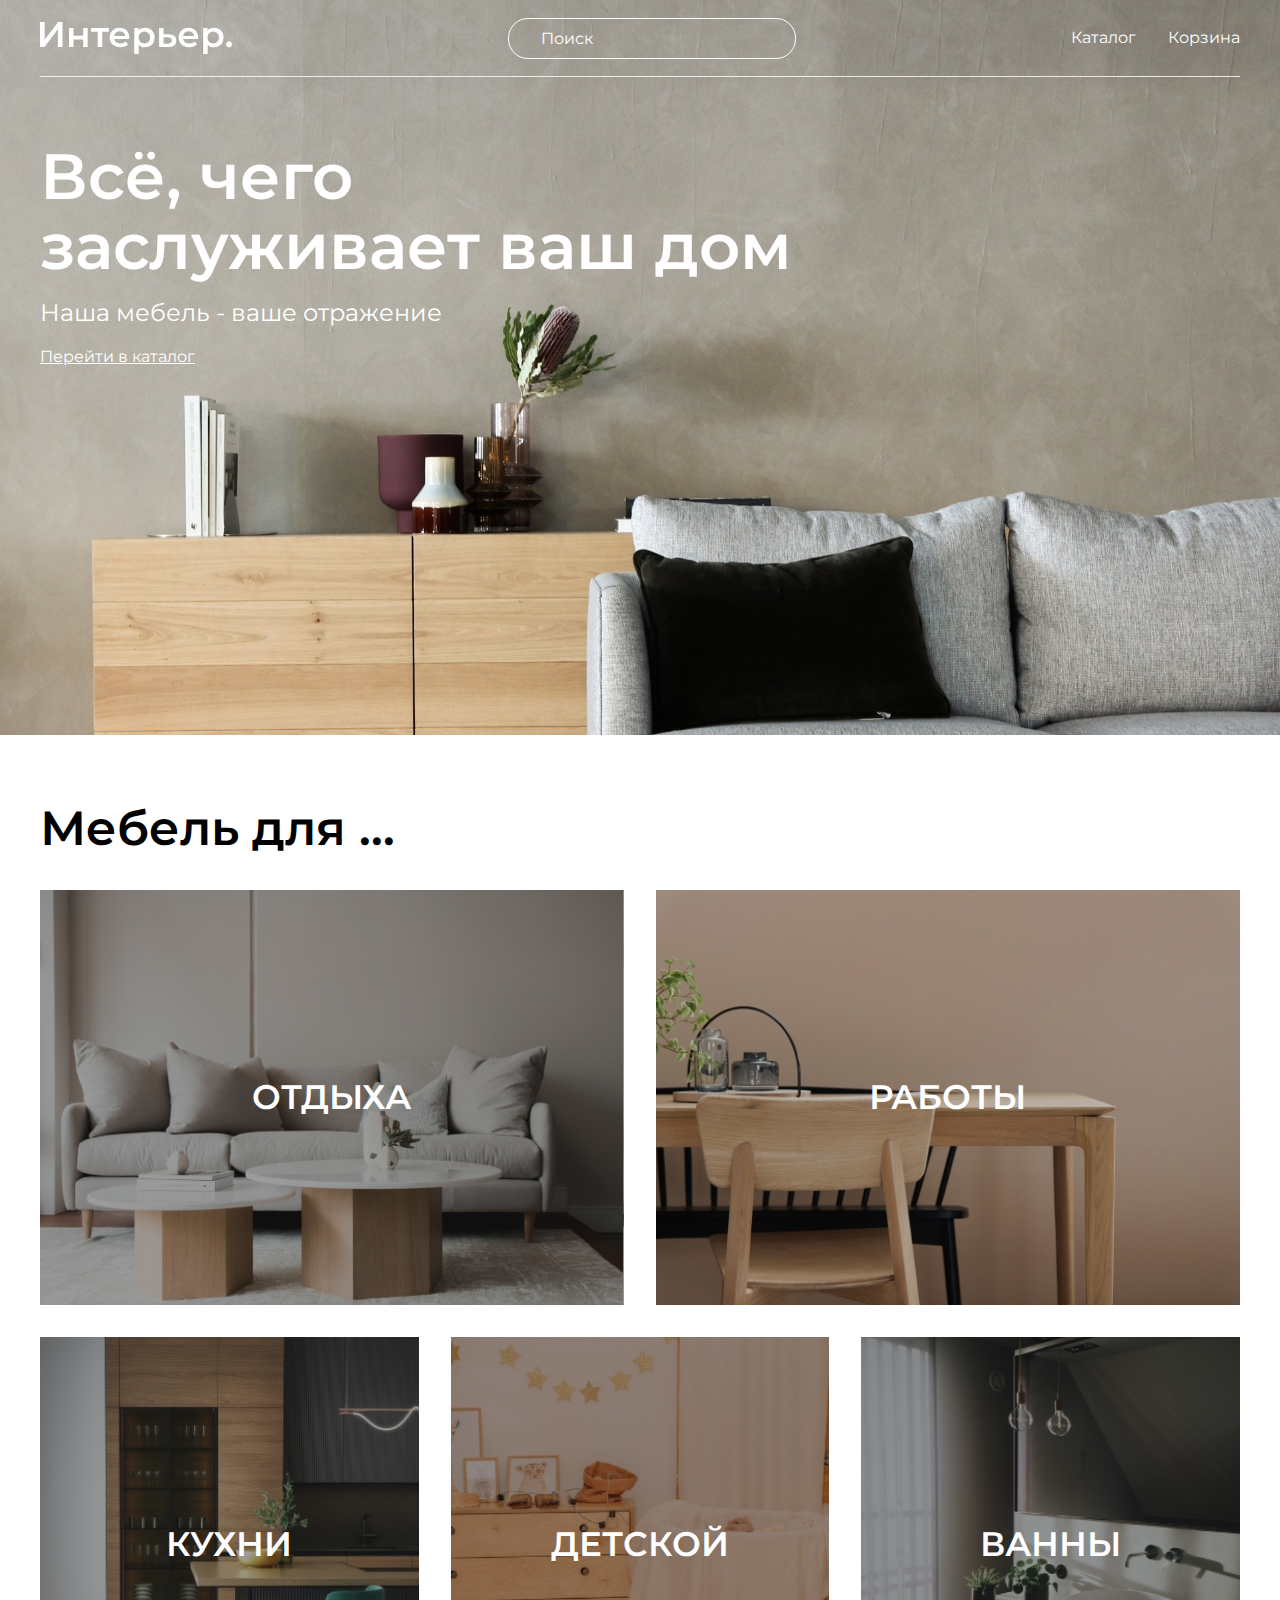
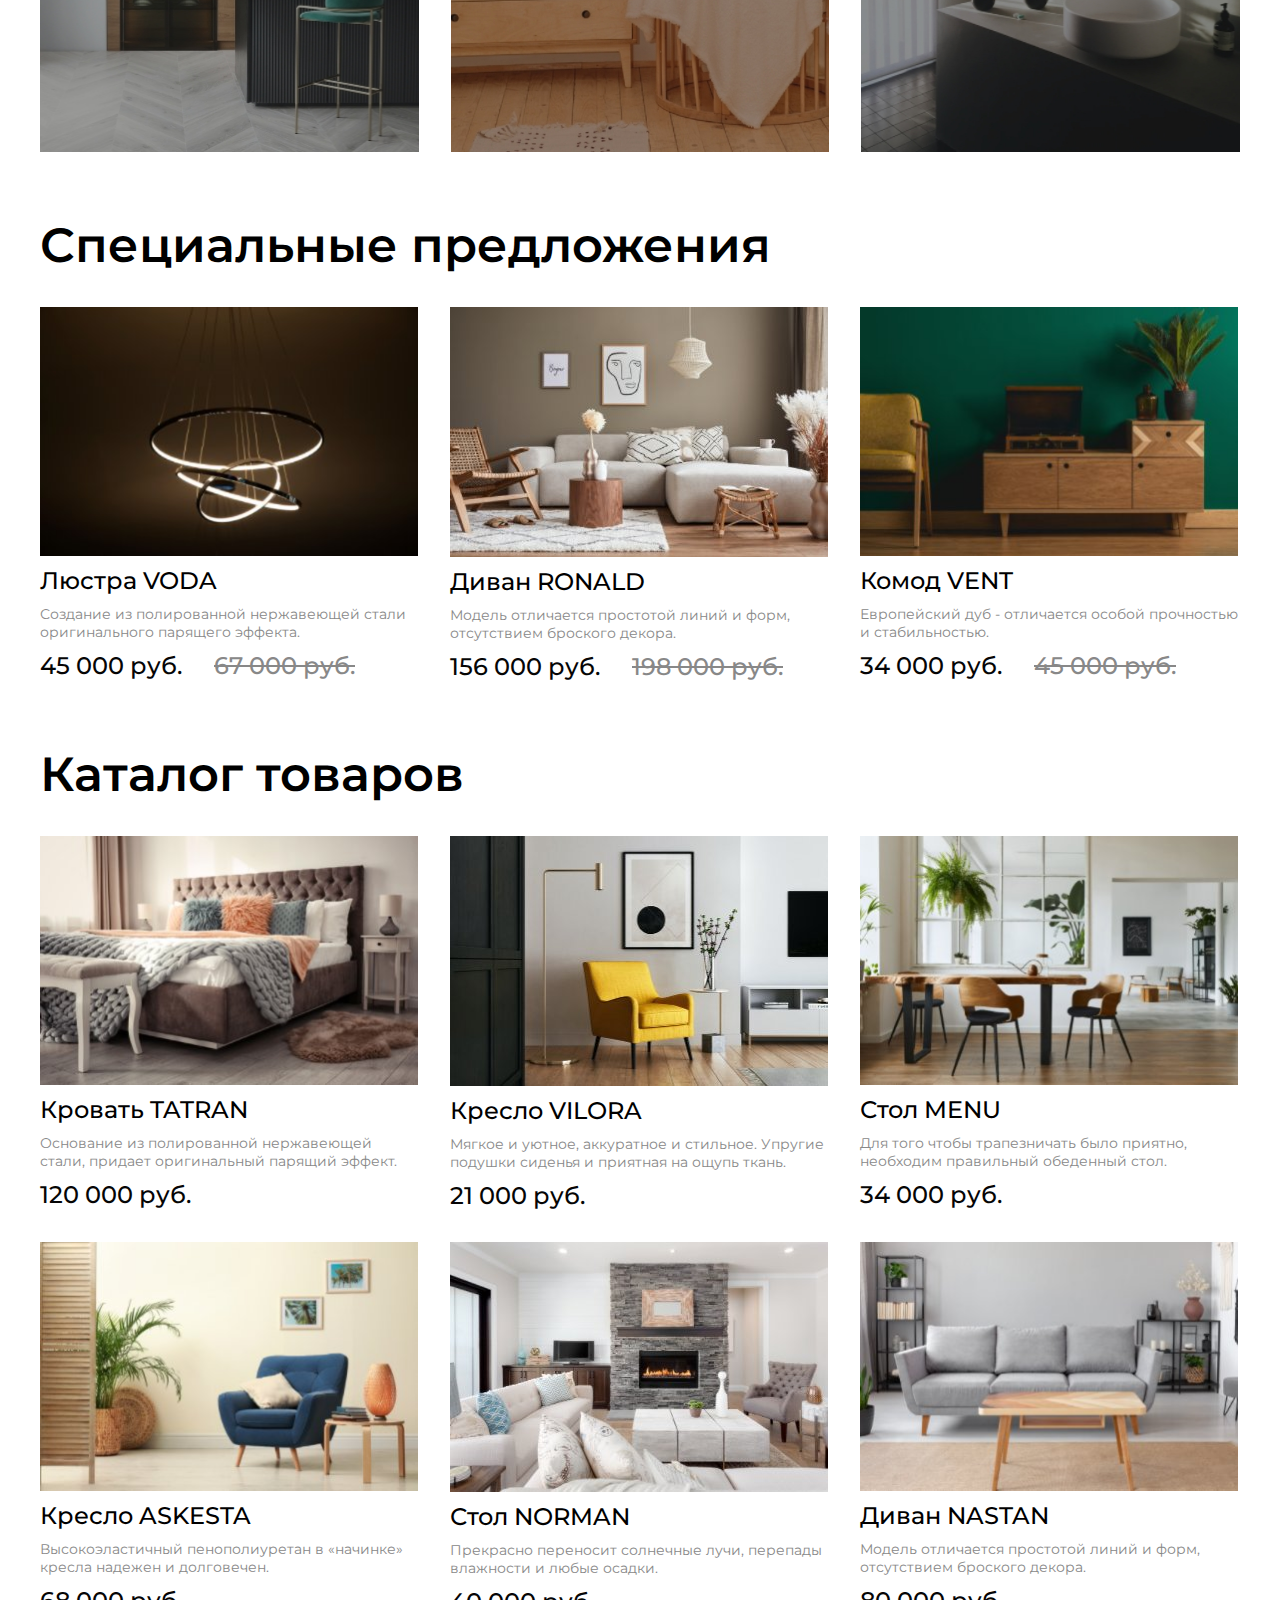
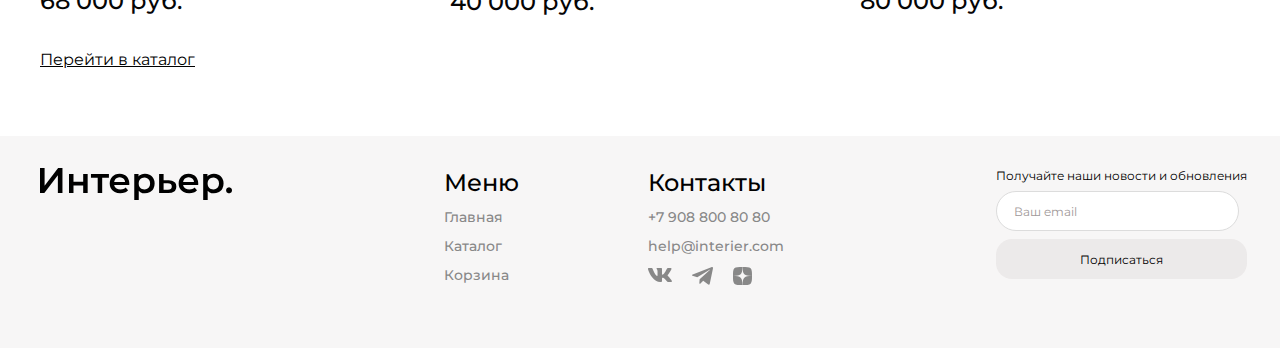
<file: index.html>
<!DOCTYPE html>
<html lang="en">

<head>
    <meta charset="UTF-8">
    <meta name="viewport" content="width=device-width, initial-scale=1.0">
    <title>Document</title>
    <link rel="preconnect" href="https://fonts.googleapis.com">
    <link rel="preconnect" href="https://fonts.gstatic.com" crossorigin>
    <link href="https://fonts.googleapis.com/css2?family=Montserrat:ital,wght@0,100..900;1,100..900&display=swap"
        rel="stylesheet">
    <link rel="stylesheet" href="style.css">
</head>

<body>
    <div class="top center">
        <header class="header">
            <img class="logo-index" src="img/Logo1.svg" alt="Логотип">
            <input class="header__input" type="text" placeholder="Поиск">
            <nav class="nav">
                <a class="header__link" href="catalog.html" title="Перейти в каталог">Каталог</a>
                <a class="header__link" href="corz.html" title="Перейти в корзину">Корзина</a>
            </nav>
            <div class="menu-phone">
                <a href="index.html"><svg width="15.366211" height="15.360107" viewBox="0 0 15.3662 15.3601" fill="none"
                        xmlns="http://www.w3.org/2000/svg" xmlns:xlink="http://www.w3.org/1999/xlink">
                        <desc>
                            Created with Pixso.
                        </desc>
                        <defs />
                        <path 
                            d="M11.53 10.41C12.52 9.14 12.99 7.54 12.84 5.93C12.68 4.33 11.93 2.84 10.72 1.78C9.51 0.71 7.94 0.15 6.33 0.2C4.72 0.25 3.19 0.91 2.05 2.05C0.91 3.19 0.25 4.72 0.2 6.33C0.15 7.94 0.71 9.51 1.78 10.72C2.85 11.93 4.33 12.68 5.94 12.83C7.54 12.99 9.14 12.52 10.42 11.53L10.45 11.56L13.81 14.92C13.88 15 13.97 15.05 14.07 15.09C14.16 15.13 14.27 15.16 14.37 15.16C14.47 15.16 14.58 15.13 14.67 15.09C14.77 15.05 14.86 15 14.93 14.92C15 14.85 15.06 14.76 15.1 14.67C15.14 14.57 15.16 14.47 15.16 14.36C15.16 14.26 15.14 14.16 15.1 14.06C15.06 13.96 15 13.88 14.93 13.8L11.57 10.44C11.56 10.43 11.55 10.42 11.53 10.41ZM9.89 3.17C10.34 3.61 10.69 4.13 10.94 4.71C11.18 5.29 11.31 5.91 11.31 6.53C11.31 7.16 11.19 7.78 10.95 8.36C10.71 8.94 10.36 9.47 9.92 9.91C9.47 10.36 8.95 10.71 8.37 10.95C7.79 11.18 7.17 11.31 6.54 11.3C5.91 11.3 5.29 11.17 4.72 10.93C4.14 10.69 3.61 10.33 3.17 9.88C2.29 8.99 1.8 7.79 1.81 6.53C1.81 5.28 2.31 4.08 3.2 3.19C4.09 2.31 5.29 1.81 6.54 1.8C7.79 1.8 9 2.29 9.89 3.17Z"
                            fill="#FFFFFF" fill-opacity="1.000000" fill-rule="evenodd" />
                        <path 
                            d="M13.04 7.14Q13.09 6.54 13.03 5.92Q12.98 5.3 12.81 4.71Q12.63 4.12 12.35 3.56Q12.07 3.01 11.69 2.53Q11.32 2.04 10.85 1.63Q10.38 1.22 9.86 0.91Q9.33 0.59 8.75 0.38Q8.16 0.17 7.55 0.07Q6.95 -0.02 6.33 0Q5.7 0.02 5.11 0.15Q4.51 0.28 3.94 0.53Q3.37 0.78 2.86 1.12Q2.35 1.47 1.91 1.91Q1.47 2.35 1.13 2.85Q0.78 3.36 0.53 3.93Q0.29 4.5 0.15 5.1Q0.02 5.7 0 6.32Q-0.02 6.95 0.07 7.55Q0.17 8.16 0.38 8.74Q0.59 9.33 0.9 9.86Q1.22 10.38 1.63 10.85Q2.04 11.32 2.53 11.69Q3.01 12.07 3.57 12.35Q4.12 12.63 4.71 12.81Q5.3 12.98 5.92 13.03Q6.54 13.09 7.15 13.03Q7.76 12.98 8.36 12.8Q8.96 12.63 9.5 12.35Q9.97 12.11 10.4 11.79L13.67 15.06Q13.74 15.13 13.82 15.19Q13.9 15.24 13.99 15.28Q14.08 15.32 14.18 15.34Q14.27 15.36 14.37 15.36Q14.47 15.36 14.56 15.34Q14.66 15.32 14.75 15.28Q14.84 15.24 14.92 15.19Q15 15.13 15.07 15.06Q15.14 14.99 15.19 14.91Q15.25 14.83 15.29 14.74Q15.32 14.65 15.34 14.56Q15.36 14.46 15.36 14.36Q15.36 14.26 15.34 14.17Q15.32 14.07 15.29 13.98Q15.25 13.89 15.19 13.81Q15.14 13.73 15.07 13.66L11.8 10.39Q12.11 9.96 12.35 9.5Q12.63 8.95 12.8 8.35Q12.98 7.75 13.04 7.14ZM11.53 10.41C12.52 9.14 12.99 7.54 12.84 5.93C12.68 4.33 11.93 2.84 10.72 1.78C9.51 0.71 7.94 0.15 6.33 0.2C4.72 0.25 3.19 0.91 2.05 2.05C0.91 3.19 0.25 4.72 0.2 6.33C0.15 7.94 0.71 9.51 1.78 10.72C2.85 11.93 4.33 12.68 5.94 12.83C7.54 12.99 9.14 12.52 10.42 11.53L10.45 11.56L13.81 14.92C13.88 15 13.97 15.05 14.07 15.09C14.16 15.13 14.27 15.16 14.37 15.16C14.47 15.16 14.58 15.13 14.67 15.09C14.77 15.05 14.86 15 14.93 14.92C15 14.85 15.06 14.76 15.1 14.67C15.14 14.57 15.16 14.47 15.16 14.36C15.16 14.26 15.14 14.16 15.1 14.06C15.06 13.96 15 13.88 14.93 13.8L11.57 10.44C11.56 10.43 11.55 10.42 11.53 10.41ZM9.89 3.17C10.34 3.61 10.69 4.13 10.94 4.71C11.18 5.29 11.31 5.91 11.31 6.53C11.31 7.16 11.19 7.78 10.95 8.36C10.71 8.94 10.36 9.47 9.92 9.91C9.47 10.36 8.95 10.71 8.37 10.95C7.79 11.18 7.17 11.31 6.54 11.3C5.91 11.3 5.29 11.17 4.72 10.93C4.14 10.69 3.61 10.33 3.17 9.88C2.29 8.99 1.8 7.79 1.81 6.53C1.81 5.28 2.31 4.08 3.2 3.19C4.09 2.31 5.29 1.81 6.54 1.8C7.79 1.8 9 2.29 9.89 3.17ZM10.33 4Q10.58 4.37 10.75 4.79Q10.93 5.21 11.02 5.64Q11.11 6.08 11.11 6.54Q11.11 6.99 11.03 7.43Q10.94 7.87 10.77 8.29Q10.59 8.71 10.35 9.08Q10.1 9.45 9.78 9.77Q9.46 10.09 9.08 10.34Q8.71 10.59 8.29 10.76Q7.87 10.93 7.43 11.02Q7 11.11 6.54 11.1Q6.09 11.1 5.65 11.01Q5.21 10.92 4.79 10.75Q4.37 10.57 4 10.32Q3.64 10.07 3.32 9.74Q3 9.42 2.76 9.05Q2.52 8.69 2.35 8.27Q2.18 7.85 2.09 7.42Q2.01 6.99 2.01 6.54Q2.01 6.08 2.1 5.65Q2.19 5.22 2.36 4.8Q2.53 4.39 2.78 4.02Q3.02 3.65 3.34 3.34Q3.66 3.02 4.03 2.77Q4.39 2.53 4.81 2.35Q5.23 2.18 5.66 2.09Q6.09 2.01 6.54 2Q6.99 2 7.42 2.09Q7.86 2.17 8.28 2.34Q8.69 2.51 9.06 2.75Q9.43 2.99 9.75 3.31Q10.07 3.63 10.33 4Z"
                            fill="#FFFFFF" fill-opacity="1.000000" fill-rule="evenodd" />
                    </svg>
                </a>
                <a href="catalog.html"><svg width="19.199463" height="19.199951" viewBox="0 0 19.1995 19.2" fill="none"
                        xmlns="http://www.w3.org/2000/svg" xmlns:xlink="http://www.w3.org/1999/xlink">
                        <desc>
                            Created with Pixso.
                        </desc>
                        <defs />
                        <rect width="4.571429" height="4.571429" fill="#FFFFFF"
                            fill-opacity="1.000000" />
                        <rect y="7.314209" width="4.571429" height="4.571429" fill="#FFFFFF"
                            fill-opacity="1.000000" />
                        <rect y="14.628540" width="4.571429" height="4.571428" fill="#FFFFFF"
                            fill-opacity="1.000000" />
                        <rect x="7.313477" y="7.314209" width="4.571429" height="4.571429"
                            fill="#FFFFFF" fill-opacity="1.000000" />
                        <rect x="7.313477" y="14.628540" width="4.571429" height="4.571428"
                            fill="#FFFFFF" fill-opacity="1.000000" />
                        <rect x="7.313477" width="4.571429" height="4.571429" fill="#FFFFFF"
                            fill-opacity="1.000000" />
                        <rect x="14.627930" y="7.314209" width="4.571428" height="4.571429"
                            fill="#FFFFFF" fill-opacity="1.000000" />
                        <rect x="14.627930" y="14.628540" width="4.571428" height="4.571428"
                            fill="#FFFFFF" fill-opacity="1.000000" />
                        <rect x="14.627930" width="4.571428" height="4.571429" fill="#FFFFFF"
                            fill-opacity="1.000000" />
                    </svg>
                </a>
                <a href="corz.html"><svg width="18.717285" height="16.666626" viewBox="0 0 18.7173 16.6666" fill="none"
                        xmlns="http://www.w3.org/2000/svg" xmlns:xlink="http://www.w3.org/1999/xlink">
                        <desc>
                            Created with Pixso.
                        </desc>
                        <defs />
                        <path
                            d="M11.45 16.66C12.01 16.66 12.54 16.44 12.93 16.05C13.32 15.66 13.54 15.13 13.54 14.58C13.54 14.03 13.32 13.5 12.93 13.11C12.54 12.71 12.01 12.5 11.45 12.5C10.9 12.5 10.37 12.71 9.98 13.11C9.59 13.5 9.37 14.03 9.37 14.58C9.37 15.13 9.59 15.66 9.98 16.05C10.37 16.44 10.9 16.66 11.45 16.66ZM4.16 16.66C4.71 16.66 5.24 16.44 5.63 16.05C6.03 15.66 6.24 15.13 6.24 14.58C6.24 14.03 6.03 13.5 5.63 13.11C5.24 12.71 4.71 12.5 4.16 12.5C3.61 12.5 3.08 12.71 2.69 13.11C2.3 13.5 2.08 14.03 2.08 14.58C2.08 15.13 2.3 15.66 2.69 16.05C3.08 16.44 3.61 16.66 4.16 16.66ZM17.74 2C18 1.99 18.25 1.88 18.43 1.69C18.61 1.51 18.71 1.26 18.71 1C18.71 0.74 18.61 0.49 18.43 0.3C18.25 0.11 18 0 17.74 0L16.54 0C15.6 0 14.79 0.65 14.59 1.56L13.28 7.44C13.08 8.36 12.27 9.01 11.33 9.01L3.5 9.01L2 3L11.73 3C11.99 2.99 12.23 2.88 12.41 2.69C12.59 2.5 12.69 2.26 12.69 2C12.69 1.74 12.59 1.49 12.41 1.31C12.23 1.12 11.99 1.01 11.73 1L2 1C1.69 1 1.39 1.07 1.12 1.2C0.85 1.33 0.61 1.53 0.42 1.77C0.23 2.01 0.1 2.29 0.04 2.58C-0.02 2.88 -0.02 3.19 0.06 3.49L1.56 9.5C1.67 9.93 1.92 10.31 2.27 10.59C2.62 10.86 3.05 11.01 3.5 11.01L11.33 11.01C12.24 11.01 13.12 10.7 13.83 10.13C14.54 9.56 15.04 8.77 15.24 7.88L16.54 2L17.74 2Z"
                            fill="#FFFFFF" fill-opacity="1.000000" fill-rule="nonzero" />
                    </svg>
                </a>
            </div>
        </header>
        <section>
            <h1>Всё, чего <br> заслуживает ваш дом</h1>
            <p class="slogan">Наша мебель - ваше отражение</p>
            <a class="header-catalog" href="catalog.html">Перейти в каталог</a>
        </section>
    </div>
    <div class="for-box center">
        <h2>Мебель для ...</h2>
        <div class="for">
            <div class="for__item for__item_1 for__item_big">ОТДЫХА</div>
            <div class="for__item for__item_2 for__item_big">РАБОТЫ</div>
            <div class="for__item for__item_3">КУХНИ</div>
            <div class="for__item for__item_4">ДЕТСКОЙ</div>
            <div class="for__item for__item_5">ВАННЫ</div>
        </div>
    </div>

    <section class="product-box center">
        <h2>Специальные предложения</h2>
        <div class="product-content">
            <article class="product">
                <img class="product__img" src="img/Lustra.jpeg" alt="Люстра">
                <h3>Люстра VODA</h3>
                <p class="product__text">Создание из полированной нержавеющей стали оригинального парящего эффекта.
                </p>
                <div class="product__price">
                    <p class="product__price-item">45 000 руб.</p>
                    <p class="product__price-item product__price-item--old">67 000 руб.</p>
                </div>
            </article>
            <article class="product">
                <img class="product__img" src="img/Divan.jpeg" alt="Диван">
                <h3>Диван RONALD</h3>
                <p class="product__text">Модель отличается простотой линий и форм, отсутствием броского декора.
                </p>
                <div class="product__price">
                    <p class="product__price-item">156 000 руб.</p>
                    <p class="product__price-item product__price-item--old">198 000 руб.</p>
                </div>
            </article>
            <article class="product">
                <img class="product__img" src="img/Komod.jpeg" alt="Комод">
                <h3>Комод VENT</h3>
                <p class="product__text">Европейский дуб - отличается особой прочностью и стабильностью.
                </p>
                <div class="product__price">
                    <p class="product__price-item">34 000 руб.</p>
                    <p class="product__price-item product__price-item--old">45 000 руб.</p>
                </div>
            </article>
        </div>
    </section>
    <section class="product-box center">
        <h2>Каталог товаров</h2>
        <div class="product-content">
            <article class="product">
                <img class="product__img" src="img/Krovat.jpeg" alt="Кровать">
                <h3>Кровать TATRAN</h3>
                <p class="product__text">Основание из полированной нержавеющей стали, придает оригинальный парящий
                    эффект.
                </p>
                <p class="product__price-item">120 000 руб.</p>
            </article>
            <article class="product">
                <img class="product__img" src="img/KresloV.jpeg" alt="Кресло">
                <h3>Кресло VILORA</h3>
                <p class="product__text">Мягкое и уютное, аккуратное и стильное. Упругие подушки сиденья и приятная
                    на ощупь
                    ткань.
                </p>
                <p class="product__price-item">21 000 руб.</p>
            </article>
            <article class="product">
                <img class="product__img" src="img/StolM.jpeg" alt="Стол">
                <h3>Стол MENU</h3>
                <p class="product__text">Для того чтобы трапезничать было приятно, необходим правильный обеденный
                    стол.
                </p>
                <p class="product__price-item">34 000 руб.</p>
            </article>
            <article class="product">
                <img class="product__img" src="img/KresloA.jpeg" alt="Кресло">
                <h3>Кресло ASKESTA</h3>
                <p class="product__text">Высокоэластичный пенополиуретан в «начинке» кресла надежен и долговечен.
                </p>
                <p class="product__price-item">68 000 руб.</p>
            </article>
            <article class="product">
                <img class="product__img" src="img/StolN.jpeg" alt="Стол">
                <h3>Стол NORMAN</h3>
                <p class="product__text">Прекрасно переносит солнечные лучи, перепады влажности и любые осадки.
                </p>
                <p class="product__price-item">40 000 руб.</p>
            </article>
            <article class="product">
                <img class="product__img" src="img/DivanN.jpeg" alt="Диван">
                <h3>Диван NASTAN</h3>
                <p class="product__text">Модель отличается простотой линий и форм, отсутствием броского декора.
                </p>
                <p class="product__price-item">80 000 руб.</p>
            </article>
        </div>
    </section>
    <div class="link center">
        <a class="link__catalog" href="catalog.html">Перейти в каталог</a>
    </div>
    <footer class="footer center">
        <section class="footer__logo">
            <img src="img/Logo.svg" alt="Логотип">
        </section>
        <section class="footer__info">
            <nav class="footer__item">
                <h4>Меню</h4>
                <a class="footer__link" href="index.html" title="Перейти на главную">Главная</a>
                <a class="footer__link" href="catalog.html" title="Перейти в каталог">Каталог</a>
                <a class="footer__link" href="corz.html" title="Перейти в корзину">Корзина</a>
            </nav>
            <div class="footer__item">
                <h4>Контакты</h4>
                <a class="footer__link" href="tel:+79088008080">+7 908 800 80 80</a>
                <a class="footer__link" href="mailto:help@interier.com">help@interier.com</a>
                <nav class="footer__icons">
                    <a href="#"><svg width="24.000504" height="14.000000" viewBox="0 0 24.0005 14" fill="none"
                            xmlns="http://www.w3.org/2000/svg" xmlns:xlink="http://www.w3.org/1999/xlink">
                            <desc>
                                Created with Pixso.
                            </desc>
                            <defs />
                            <path class="icon" 
                                d="M23.45 0.94C23.61 0.4 23.45 0 22.65 0L20.03 0C19.36 0 19.05 0.34 18.88 0.72C18.88 0.72 17.55 3.92 15.66 6C15.04 6.6 14.77 6.79 14.43 6.79C14.27 6.79 14.01 6.6 14.01 6.05L14.01 0.94C14.01 0.29 13.83 0 13.27 0L9.15 0C8.73 0 8.48 0.3 8.48 0.59C8.48 1.21 9.42 1.35 9.52 3.1L9.52 6.9C9.52 7.73 9.37 7.88 9.03 7.88C8.14 7.88 5.98 4.67 4.69 1C4.44 0.28 4.19 0 3.52 0L0.9 0C0.15 0 0 0.34 0 0.72C0 1.41 0.88 4.8 4.14 9.28C6.31 12.34 9.37 14 12.15 14C13.82 14 14.02 13.63 14.02 12.99L14.02 10.68C14.02 9.94 14.18 9.8 14.71 9.8C15.1 9.8 15.77 9.99 17.33 11.46C19.11 13.21 19.4 14 20.4 14L23.03 14C23.78 14 24.15 13.63 23.94 12.9C23.7 12.18 22.85 11.12 21.72 9.88C21.11 9.17 20.19 8.4 19.91 8.02C19.52 7.53 19.63 7.31 19.91 6.87C19.91 6.87 23.11 2.45 23.44 0.94L23.45 0.94Z"
                                fill="#888888" fill-opacity="1.000000" fill-rule="evenodd" />
                        </svg>
                    </a>
                    <a href="#"><svg width="21.000000" height="17.675659" viewBox="0 0 21 17.6757" fill="none"
                            xmlns="http://www.w3.org/2000/svg" xmlns:xlink="http://www.w3.org/1999/xlink">
                            <desc>
                                Created with Pixso.
                            </desc>
                            <defs />
                            <path class="icon" 
                                d="M19.29 0.2L0.69 7.41C-0.06 7.74 -0.32 8.42 0.5 8.78L5.28 10.31L16.82 3.14C17.45 2.69 18.09 2.81 17.54 3.3L7.63 12.32L7.31 16.14C7.6 16.73 8.13 16.73 8.47 16.44L11.21 13.83L15.91 17.37C17 18.02 17.59 17.6 17.83 16.41L20.91 1.74C21.23 0.28 20.68 -0.37 19.29 0.2Z"
                                fill="#888888" fill-opacity="1.000000" fill-rule="nonzero" />
                        </svg>
                    </a>
                    <a href="#"><svg width="19.000000" height="18.000000" viewBox="0 0 19 18" fill="none"
                            xmlns="http://www.w3.org/2000/svg" xmlns:xlink="http://www.w3.org/1999/xlink">
                            <desc>
                                Created with Pixso.
                            </desc>
                            <defs />
                            <path class="icon" 
                                d="M11.33 10.73C9.83 12.19 9.73 14.01 9.6 18C13.52 18 16.23 17.98 17.62 16.7C18.98 15.37 19 12.68 19 9.09C14.79 9.22 12.87 9.32 11.33 10.73ZM0 9.09C0 12.68 0.01 15.37 1.37 16.7C2.76 17.98 5.47 18 9.39 18C9.26 14.01 9.16 12.19 7.66 10.73C6.12 9.32 4.2 9.21 0 9.09ZM9.39 0C5.48 0 2.76 0.01 1.37 1.29C0.01 2.62 0 5.31 0 8.9C4.2 8.77 6.12 8.67 7.66 7.26C9.16 5.8 9.26 3.98 9.39 0ZM11.33 7.26C9.83 5.8 9.73 3.98 9.6 0C13.52 0 16.23 0.01 17.62 1.29C18.98 2.62 19 5.31 19 8.9C14.79 8.77 12.87 8.67 11.33 7.26Z"
                                fill="#888888" fill-opacity="1.000000" fill-rule="nonzero" />
                        </svg>
                    </a>
                </nav>
            </div>
        </section>
        <form action="#" class="footer__form">
            <p class="podpiska">Получайте наши новости и обновления</p>
            <input class="footer__input" type="email" placeholder="Ваш email">
            <button>Подписаться</button>
        </form>
    </footer>
</body>

</html>
</file>
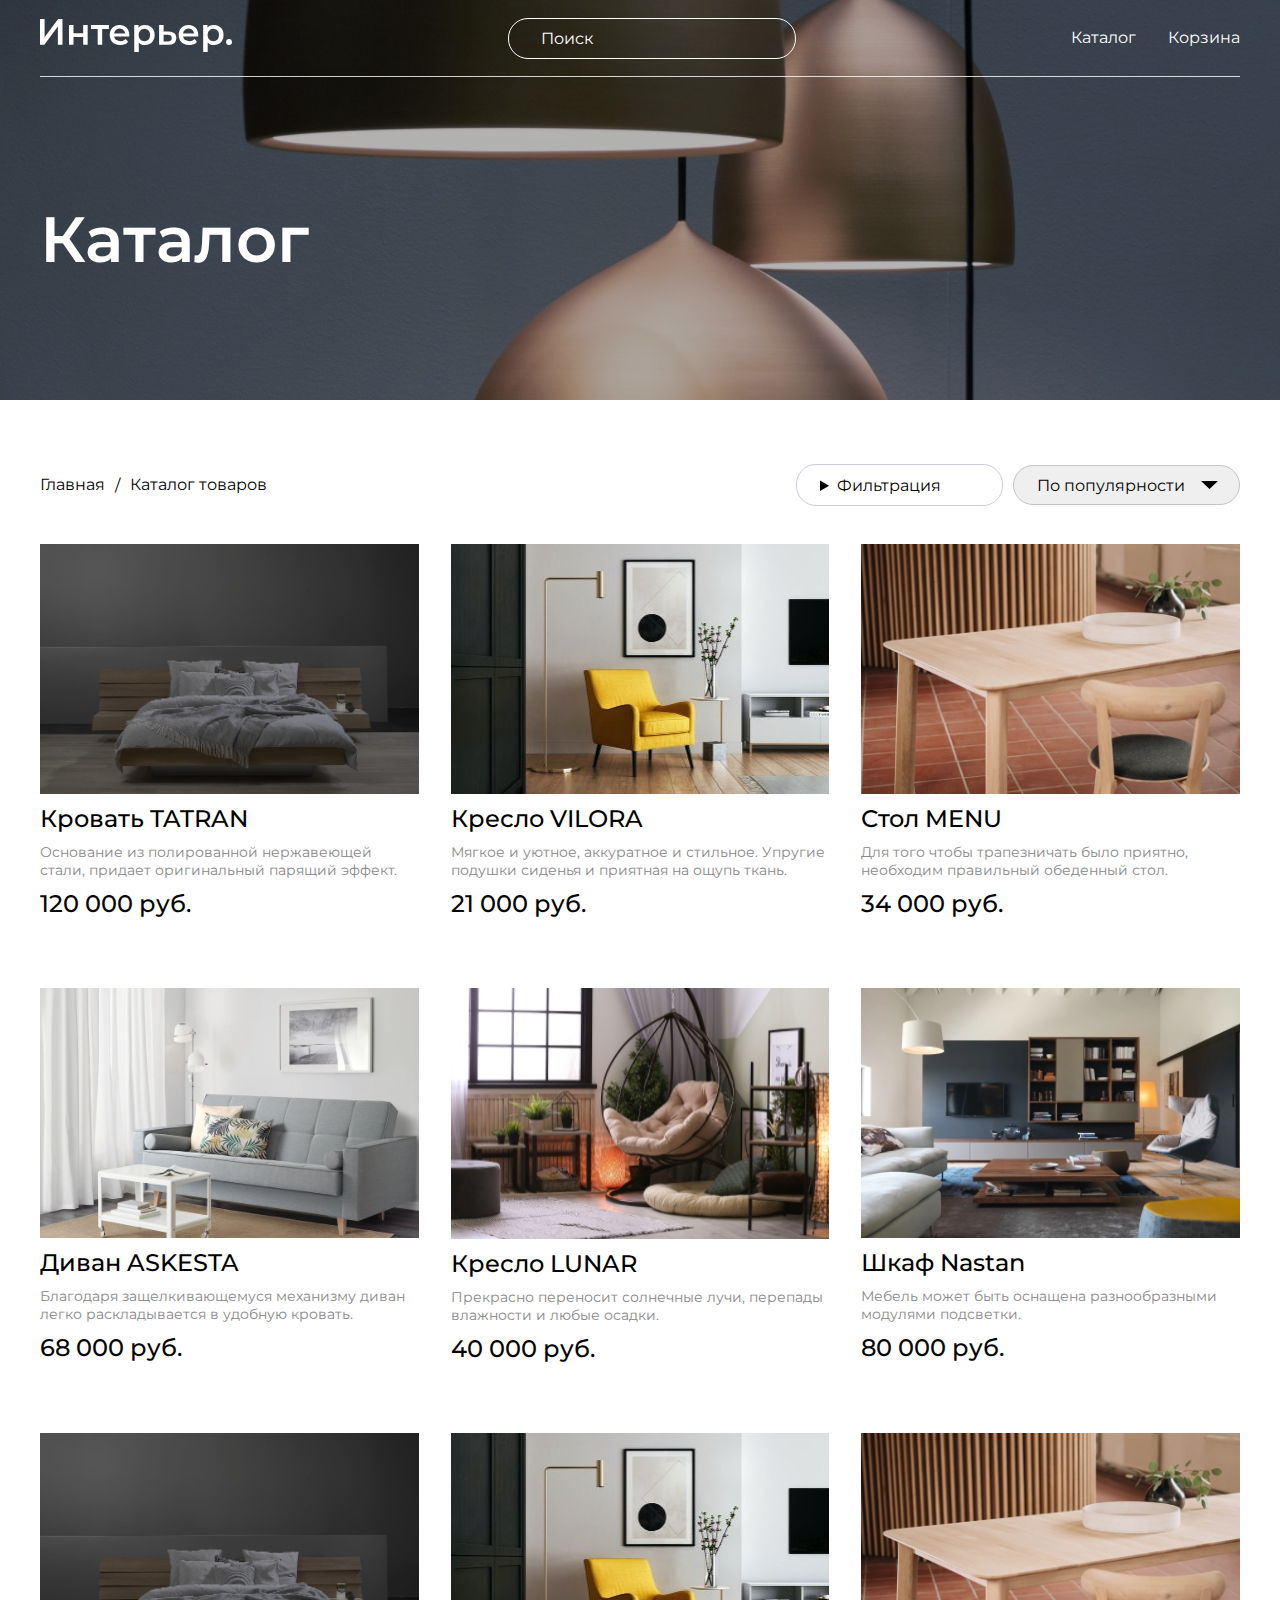
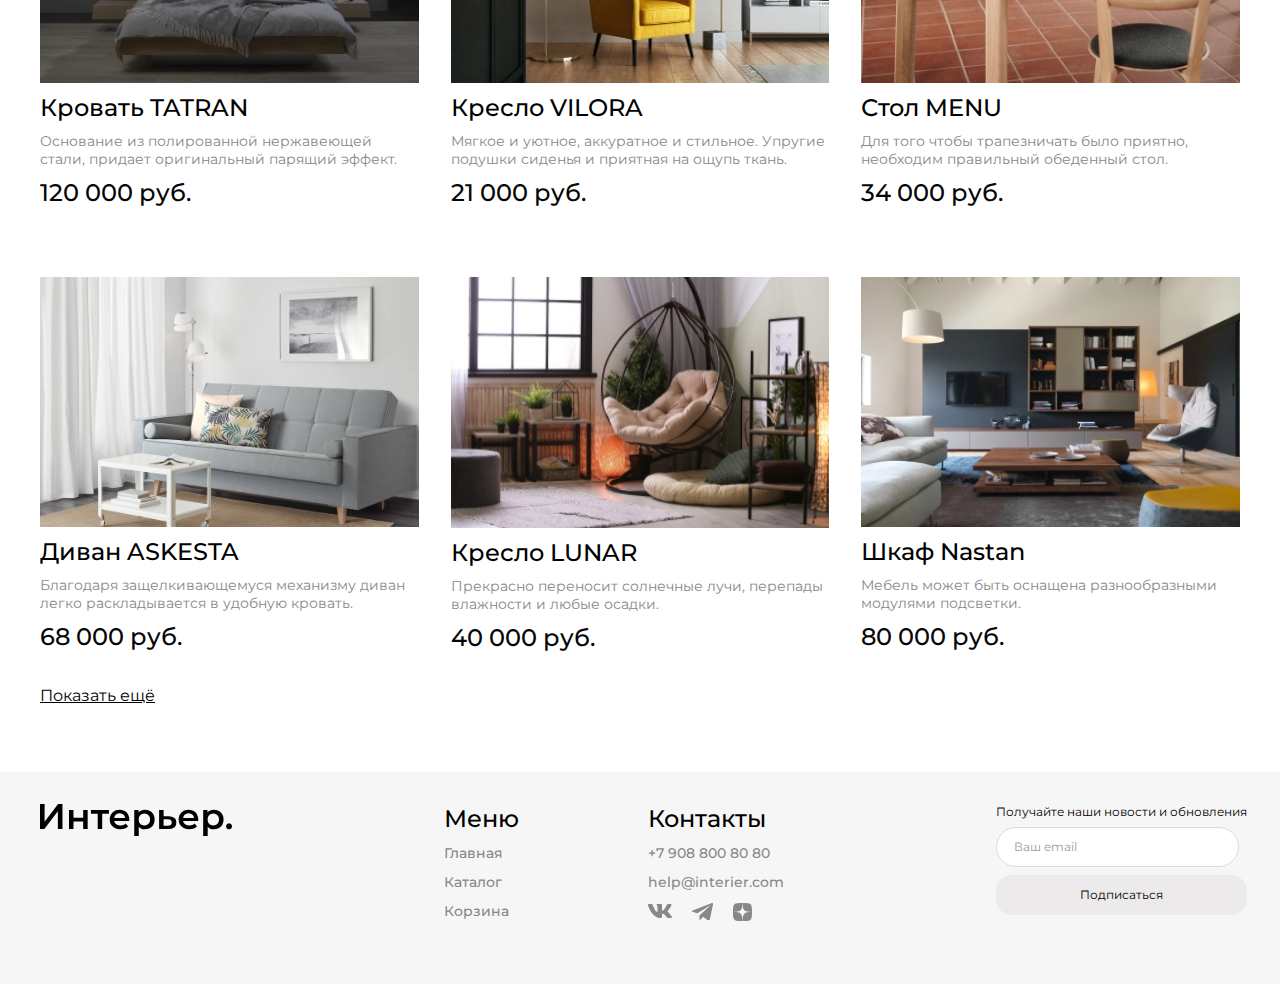
<file: catalog.html>
<!DOCTYPE html>
<html lang="en">

<head>
    <meta charset="UTF-8">
    <meta name="viewport" content="width=device-width, initial-scale=1.0">
    <title>Catalog</title>
    <link rel="preconnect" href="https://fonts.googleapis.com">
    <link rel="preconnect" href="https://fonts.gstatic.com" crossorigin>
    <link href="https://fonts.googleapis.com/css2?family=Montserrat:ital,wght@0,100..900;1,100..900&display=swap"
        rel="stylesheet">
    <link rel="stylesheet" href="style.css">
</head>

<body>
    <div class="topcat center">
        <header class="header">
            <a href="index.html"><img class="logo-index" src="img/Logo1.svg" alt="Логотип"></a>
            <input class="header__input" type="text" placeholder="Поиск">
            <nav class="nav">
                <a class="header__link" href="catalog.html" title="Перейти в каталог">Каталог</a>
                <a class="header__link" href="corz.html" title="Перейти в корзину">Корзина</a>
            </nav>
            <div class="menu-phone">
                <a href="index.html"><svg width="15.366211" height="15.360107" viewBox="0 0 15.3662 15.3601" fill="none"
                        xmlns="http://www.w3.org/2000/svg" xmlns:xlink="http://www.w3.org/1999/xlink">
                        <desc>
                            Created with Pixso.
                        </desc>
                        <defs />
                        <path
                            d="M11.53 10.41C12.52 9.14 12.99 7.54 12.84 5.93C12.68 4.33 11.93 2.84 10.72 1.78C9.51 0.71 7.94 0.15 6.33 0.2C4.72 0.25 3.19 0.91 2.05 2.05C0.91 3.19 0.25 4.72 0.2 6.33C0.15 7.94 0.71 9.51 1.78 10.72C2.85 11.93 4.33 12.68 5.94 12.83C7.54 12.99 9.14 12.52 10.42 11.53L10.45 11.56L13.81 14.92C13.88 15 13.97 15.05 14.07 15.09C14.16 15.13 14.27 15.16 14.37 15.16C14.47 15.16 14.58 15.13 14.67 15.09C14.77 15.05 14.86 15 14.93 14.92C15 14.85 15.06 14.76 15.1 14.67C15.14 14.57 15.16 14.47 15.16 14.36C15.16 14.26 15.14 14.16 15.1 14.06C15.06 13.96 15 13.88 14.93 13.8L11.57 10.44C11.56 10.43 11.55 10.42 11.53 10.41ZM9.89 3.17C10.34 3.61 10.69 4.13 10.94 4.71C11.18 5.29 11.31 5.91 11.31 6.53C11.31 7.16 11.19 7.78 10.95 8.36C10.71 8.94 10.36 9.47 9.92 9.91C9.47 10.36 8.95 10.71 8.37 10.95C7.79 11.18 7.17 11.31 6.54 11.3C5.91 11.3 5.29 11.17 4.72 10.93C4.14 10.69 3.61 10.33 3.17 9.88C2.29 8.99 1.8 7.79 1.81 6.53C1.81 5.28 2.31 4.08 3.2 3.19C4.09 2.31 5.29 1.81 6.54 1.8C7.79 1.8 9 2.29 9.89 3.17Z"
                            fill="#FFFFFF" fill-opacity="1.000000" fill-rule="evenodd" />
                        <path
                            d="M13.04 7.14Q13.09 6.54 13.03 5.92Q12.98 5.3 12.81 4.71Q12.63 4.12 12.35 3.56Q12.07 3.01 11.69 2.53Q11.32 2.04 10.85 1.63Q10.38 1.22 9.86 0.91Q9.33 0.59 8.75 0.38Q8.16 0.17 7.55 0.07Q6.95 -0.02 6.33 0Q5.7 0.02 5.11 0.15Q4.51 0.28 3.94 0.53Q3.37 0.78 2.86 1.12Q2.35 1.47 1.91 1.91Q1.47 2.35 1.13 2.85Q0.78 3.36 0.53 3.93Q0.29 4.5 0.15 5.1Q0.02 5.7 0 6.32Q-0.02 6.95 0.07 7.55Q0.17 8.16 0.38 8.74Q0.59 9.33 0.9 9.86Q1.22 10.38 1.63 10.85Q2.04 11.32 2.53 11.69Q3.01 12.07 3.57 12.35Q4.12 12.63 4.71 12.81Q5.3 12.98 5.92 13.03Q6.54 13.09 7.15 13.03Q7.76 12.98 8.36 12.8Q8.96 12.63 9.5 12.35Q9.97 12.11 10.4 11.79L13.67 15.06Q13.74 15.13 13.82 15.19Q13.9 15.24 13.99 15.28Q14.08 15.32 14.18 15.34Q14.27 15.36 14.37 15.36Q14.47 15.36 14.56 15.34Q14.66 15.32 14.75 15.28Q14.84 15.24 14.92 15.19Q15 15.13 15.07 15.06Q15.14 14.99 15.19 14.91Q15.25 14.83 15.29 14.74Q15.32 14.65 15.34 14.56Q15.36 14.46 15.36 14.36Q15.36 14.26 15.34 14.17Q15.32 14.07 15.29 13.98Q15.25 13.89 15.19 13.81Q15.14 13.73 15.07 13.66L11.8 10.39Q12.11 9.96 12.35 9.5Q12.63 8.95 12.8 8.35Q12.98 7.75 13.04 7.14ZM11.53 10.41C12.52 9.14 12.99 7.54 12.84 5.93C12.68 4.33 11.93 2.84 10.72 1.78C9.51 0.71 7.94 0.15 6.33 0.2C4.72 0.25 3.19 0.91 2.05 2.05C0.91 3.19 0.25 4.72 0.2 6.33C0.15 7.94 0.71 9.51 1.78 10.72C2.85 11.93 4.33 12.68 5.94 12.83C7.54 12.99 9.14 12.52 10.42 11.53L10.45 11.56L13.81 14.92C13.88 15 13.97 15.05 14.07 15.09C14.16 15.13 14.27 15.16 14.37 15.16C14.47 15.16 14.58 15.13 14.67 15.09C14.77 15.05 14.86 15 14.93 14.92C15 14.85 15.06 14.76 15.1 14.67C15.14 14.57 15.16 14.47 15.16 14.36C15.16 14.26 15.14 14.16 15.1 14.06C15.06 13.96 15 13.88 14.93 13.8L11.57 10.44C11.56 10.43 11.55 10.42 11.53 10.41ZM9.89 3.17C10.34 3.61 10.69 4.13 10.94 4.71C11.18 5.29 11.31 5.91 11.31 6.53C11.31 7.16 11.19 7.78 10.95 8.36C10.71 8.94 10.36 9.47 9.92 9.91C9.47 10.36 8.95 10.71 8.37 10.95C7.79 11.18 7.17 11.31 6.54 11.3C5.91 11.3 5.29 11.17 4.72 10.93C4.14 10.69 3.61 10.33 3.17 9.88C2.29 8.99 1.8 7.79 1.81 6.53C1.81 5.28 2.31 4.08 3.2 3.19C4.09 2.31 5.29 1.81 6.54 1.8C7.79 1.8 9 2.29 9.89 3.17ZM10.33 4Q10.58 4.37 10.75 4.79Q10.93 5.21 11.02 5.64Q11.11 6.08 11.11 6.54Q11.11 6.99 11.03 7.43Q10.94 7.87 10.77 8.29Q10.59 8.71 10.35 9.08Q10.1 9.45 9.78 9.77Q9.46 10.09 9.08 10.34Q8.71 10.59 8.29 10.76Q7.87 10.93 7.43 11.02Q7 11.11 6.54 11.1Q6.09 11.1 5.65 11.01Q5.21 10.92 4.79 10.75Q4.37 10.57 4 10.32Q3.64 10.07 3.32 9.74Q3 9.42 2.76 9.05Q2.52 8.69 2.35 8.27Q2.18 7.85 2.09 7.42Q2.01 6.99 2.01 6.54Q2.01 6.08 2.1 5.65Q2.19 5.22 2.36 4.8Q2.53 4.39 2.78 4.02Q3.02 3.65 3.34 3.34Q3.66 3.02 4.03 2.77Q4.39 2.53 4.81 2.35Q5.23 2.18 5.66 2.09Q6.09 2.01 6.54 2Q6.99 2 7.42 2.09Q7.86 2.17 8.28 2.34Q8.69 2.51 9.06 2.75Q9.43 2.99 9.75 3.31Q10.07 3.63 10.33 4Z"
                            fill="#FFFFFF" fill-opacity="1.000000" fill-rule="evenodd" />
                    </svg>
                </a>
                <a href="catalog.html"><svg width="19.199463" height="19.199951" viewBox="0 0 19.1995 19.2" fill="none"
                        xmlns="http://www.w3.org/2000/svg" xmlns:xlink="http://www.w3.org/1999/xlink">
                        <desc>
                            Created with Pixso.
                        </desc>
                        <defs />
                        <rect width="4.571429" height="4.571429" fill="#FFFFFF" fill-opacity="1.000000" />
                        <rect y="7.314209" width="4.571429" height="4.571429" fill="#FFFFFF" fill-opacity="1.000000" />
                        <rect y="14.628540" width="4.571429" height="4.571428" fill="#FFFFFF" fill-opacity="1.000000" />
                        <rect x="7.313477" y="7.314209" width="4.571429" height="4.571429" fill="#FFFFFF"
                            fill-opacity="1.000000" />
                        <rect x="7.313477" y="14.628540" width="4.571429" height="4.571428" fill="#FFFFFF"
                            fill-opacity="1.000000" />
                        <rect x="7.313477" width="4.571429" height="4.571429" fill="#FFFFFF" fill-opacity="1.000000" />
                        <rect x="14.627930" y="7.314209" width="4.571428" height="4.571429" fill="#FFFFFF"
                            fill-opacity="1.000000" />
                        <rect x="14.627930" y="14.628540" width="4.571428" height="4.571428" fill="#FFFFFF"
                            fill-opacity="1.000000" />
                        <rect x="14.627930" width="4.571428" height="4.571429" fill="#FFFFFF" fill-opacity="1.000000" />
                    </svg>
                </a>
                <a href="corz.html"><svg width="18.717285" height="16.666626" viewBox="0 0 18.7173 16.6666" fill="none"
                        xmlns="http://www.w3.org/2000/svg" xmlns:xlink="http://www.w3.org/1999/xlink">
                        <desc>
                            Created with Pixso.
                        </desc>
                        <defs />
                        <path
                            d="M11.45 16.66C12.01 16.66 12.54 16.44 12.93 16.05C13.32 15.66 13.54 15.13 13.54 14.58C13.54 14.03 13.32 13.5 12.93 13.11C12.54 12.71 12.01 12.5 11.45 12.5C10.9 12.5 10.37 12.71 9.98 13.11C9.59 13.5 9.37 14.03 9.37 14.58C9.37 15.13 9.59 15.66 9.98 16.05C10.37 16.44 10.9 16.66 11.45 16.66ZM4.16 16.66C4.71 16.66 5.24 16.44 5.63 16.05C6.03 15.66 6.24 15.13 6.24 14.58C6.24 14.03 6.03 13.5 5.63 13.11C5.24 12.71 4.71 12.5 4.16 12.5C3.61 12.5 3.08 12.71 2.69 13.11C2.3 13.5 2.08 14.03 2.08 14.58C2.08 15.13 2.3 15.66 2.69 16.05C3.08 16.44 3.61 16.66 4.16 16.66ZM17.74 2C18 1.99 18.25 1.88 18.43 1.69C18.61 1.51 18.71 1.26 18.71 1C18.71 0.74 18.61 0.49 18.43 0.3C18.25 0.11 18 0 17.74 0L16.54 0C15.6 0 14.79 0.65 14.59 1.56L13.28 7.44C13.08 8.36 12.27 9.01 11.33 9.01L3.5 9.01L2 3L11.73 3C11.99 2.99 12.23 2.88 12.41 2.69C12.59 2.5 12.69 2.26 12.69 2C12.69 1.74 12.59 1.49 12.41 1.31C12.23 1.12 11.99 1.01 11.73 1L2 1C1.69 1 1.39 1.07 1.12 1.2C0.85 1.33 0.61 1.53 0.42 1.77C0.23 2.01 0.1 2.29 0.04 2.58C-0.02 2.88 -0.02 3.19 0.06 3.49L1.56 9.5C1.67 9.93 1.92 10.31 2.27 10.59C2.62 10.86 3.05 11.01 3.5 11.01L11.33 11.01C12.24 11.01 13.12 10.7 13.83 10.13C14.54 9.56 15.04 8.77 15.24 7.88L16.54 2L17.74 2Z"
                            fill="#FFFFFF" fill-opacity="1.000000" fill-rule="nonzero" />
                    </svg>
                </a>
            </div>
        </header>
        <section class="zagcat">
            <h1>Каталог</h1>
        </section>
    </div>
    <div class="menu-catalog center">
        <div class="left left--up">
            <a class="footer__link footer__link_cat" href="index.html" title="Перейти на главную">Главная</a>
            <p>/</p>
            <a class="footer__link footer__link_cat" href="catalog.html" title="Перейти в каталог">Каталог товаров</a>
        </div>
        <div class="left left--down">
            <div class="left-left">
                <details>
                    <summary class="summ">Фильтрация</summary>

                    <div class="form-filter">
                        <form class="form-form" action="#" method="get">
                            <div class="filter-left">
                                <fieldset>
                                    <legend>Сроки доставки</legend>
                                    <div class="time-div">
                                        <div class="time-item">
                                            <input class="time-item__input" type="radio" id="any" name="time">
                                            <label class="time-item__label" for="any">Неважно</label>
                                        </div>
                                        <div class="time-item">
                                            <input class="time-item__input" type="radio" id="today" name="time">
                                            <label class="time-item__label" for="today">Сегодня</label>
                                        </div>
                                        <div class="time-item">
                                            <input class="time-item__input" type="radio" id="tomorrow" name="time">
                                            <label class="time-item__label" for="tomorrow">Завтра</label>
                                        </div>
                                        <div class="time-item">
                                            <input class="time-item__input" type="radio" id="three" name="time">
                                            <label class="time-item__label" for="three">До 3 дней</label>
                                        </div>
                                        <div class="time-item">
                                            <input class="time-item__input" type="radio" id="seven" name="time">
                                            <label class="time-item__label" for="seven">До 7 дней</label>
                                        </div>
                                    </div>
                                </fieldset>
                                <fieldset>
                                    <legend>Цена</legend>
                                    <div class="range-div">
                                        <label class="filter-range__label" for="product-item__price-range">от 0 руб. до
                                            100000
                                            руб.</label>
                                        <div class="filter-range">
                                            <input class="filter-range__input filter-range__input--min" name="range_1"
                                                type="range" min="1" max="100000" value="1">
                                            <input class="filter-range__input filter-range__input--max" name="range_1"
                                                type="range" min="1" max="100000" value="100000">
                                        </div>
                                    </div>
                                </fieldset>
                                <fieldset>
                                    <legend>Цвет</legend>
                                    <div class="color-div">
                                        <div class="checkbox">
                                            <input class="checkbox__input" type="checkbox" id="white" name="color">
                                            <label class="checkbox__label checkbox__label--white" for="white"></label>
                                        </div>
                                        <div class="checkbox">
                                            <input class="checkbox__input" type="checkbox" id="black" name="color">
                                            <label class="checkbox__label checkbox__label--black" for="black"></label>
                                        </div>
                                        <div class="checkbox">
                                            <input class="checkbox__input" type="checkbox" id="grey" name="color">
                                            <label class="checkbox__label checkbox__label--grey" for="grey"></label>
                                        </div>
                                        <div class="checkbox">
                                            <input class="checkbox__input" type="checkbox" id="red" name="color">
                                            <label class="checkbox__label checkbox__label--red" for="red"></label>
                                        </div>
                                        <div class="checkbox">
                                            <input class="checkbox__input" type="checkbox" id="orange" name="color">
                                            <label class="checkbox__label checkbox__label--orange" for="orange"></label>
                                        </div>
                                        <div class="checkbox">
                                            <input class="checkbox__input" type="checkbox" id="yellow" name="color">
                                            <label class="checkbox__label checkbox__label--yellow" for="yellow"></label>
                                        </div>
                                        <div class="checkbox">
                                            <input class="checkbox__input" type="checkbox" id="green" name="color">
                                            <label class="checkbox__label checkbox__label--green" for="green"></label>
                                        </div>
                                        <div class="checkbox">
                                            <input class="checkbox__input" type="checkbox" id="biruz" name="color">
                                            <label class="checkbox__label checkbox__label--biruz" for="biruz"></label>
                                        </div>
                                        <div class="checkbox">
                                            <input class="checkbox__input" type="checkbox" id="lightblue" name="color">
                                            <label class="checkbox__label checkbox__label--lightblue"
                                                for="lightblue"></label>
                                        </div>
                                        <div class="checkbox">
                                            <input class="checkbox__input" type="checkbox" id="blue" name="color">
                                            <label class="checkbox__label checkbox__label--blue" for="blue"></label>
                                        </div>
                                        <div class="checkbox">
                                            <input class="checkbox__input" type="checkbox" id="darkblue" name="color">
                                            <label class="checkbox__label checkbox__label--darkblue"
                                                for="darkblue"></label>
                                        </div>
                                        <div class="checkbox">
                                            <input class="checkbox__input" type="checkbox" id="purple" name="color">
                                            <label class="checkbox__label checkbox__label--purple" for="purple"></label>
                                        </div>
                                        <div class="checkbox">
                                            <input class="checkbox__input" type="checkbox" id="lilac" name="color">
                                            <label class="checkbox__label checkbox__label--lilac" for="lilac"></label>
                                        </div>
                                        <div class="checkbox">
                                            <input class="checkbox__input" type="checkbox" id="pink" name="color">
                                            <label class="checkbox__label checkbox__label--pink" for="pink"></label>
                                        </div>
                                    </div>
                                </fieldset>
                            </div>
                            <div class="filter-right">
                                <fieldset>
                                    <legend>Тип комнаты</legend>
                                    <div class="room-div">
                                        <div class="checkbox">
                                            <input class="checkbox__input" type="checkbox" id="kitchen"
                                                name="type room">
                                            <label class="checkbox__label" for="kitchen">Кухня и столовая</label>
                                        </div>
                                        <div class="checkbox">
                                            <input class="checkbox__input" type="checkbox" id="bath" name="type room">
                                            <label class="checkbox__label" for="bath">Ванная комната</label>
                                        </div>
                                        <div class="checkbox">
                                            <input class="checkbox__input" type="checkbox" id="child" name="type room">
                                            <label class="checkbox__label" for="child">Детская комната</label>
                                        </div>
                                        <div class="checkbox">
                                            <input class="checkbox__input" type="checkbox" id="office" name="type room">
                                            <label class="checkbox__label" for="office">Домашний офис</label>
                                        </div>
                                        <div class="checkbox">
                                            <input class="checkbox__input" type="checkbox" id="living" name="type room">
                                            <label class="checkbox__label" for="living">Гостиная</label>
                                        </div>
                                        <div class="checkbox">
                                            <input class="checkbox__input" type="checkbox" id="hallway"
                                                name="type room">
                                            <label class="checkbox__label" for="hallway">Прихожая</label>
                                        </div>
                                        <div class="checkbox">
                                            <input class="checkbox__input" type="checkbox" id="bed" name="type room">
                                            <label class="checkbox__label" for="bed">Спальня</label>
                                        </div>
                                        <div class="checkbox">
                                            <input class="checkbox__input" type="checkbox" id="wardrobe"
                                                name="type room">
                                            <label class="checkbox__label" for="wardrobe">Гардероб</label>
                                        </div>
                                        <div class="checkbox">
                                            <input class="checkbox__input" type="checkbox" id="house" name="type room">
                                            <label class="checkbox__label" for="house">Дача</label>
                                        </div>
                                        <div class="checkbox">
                                            <input class="checkbox__input" type="checkbox" id="light" name="type room">
                                            <label class="checkbox__label" for="light">Свет</label>
                                        </div>
                                    </div>
                                </fieldset>
                                <button class="filter-btn">Применить</button>
                            </div>
                        </form>
                    </div>
                </details>
            </div>

            <select class="select-2" name="#" id="#">
                <option class="option" value="#">По популярности</option>
                <option class="option" value="#">По новизне</option>
                <option class="option" value="#">По рейтингу</option>
                <option class="option" value="#">Сначала дешёвые</option>
                <option class="option" value="#">Сначала дорогие</option>
            </select>
        </div>
    </div>
    <section class="product-catalog center">
        <article class="product-item">
            <img class="product__img" src="img/Krovatt.jpeg" alt="Кровать">
            <h3>Кровать TATRAN</h3>
            <p class="product__text">Основание из полированной нержавеющей стали, придает оригинальный парящий
                эффект.
            </p>
            <p class="product__price-item">120 000 руб.</p>
        </article>
        <article class="product-item">
            <img class="product__img" src="img/KresloV.jpeg" alt="Кресло">
            <h3>Кресло VILORA</h3>
            <p class="product__text">Мягкое и уютное, аккуратное и стильное. Упругие подушки сиденья и приятная на
                ощупь
                ткань.
            </p>
            <p class="product__price-item">21 000 руб.</p>
        </article>
        <article class="product-item">
            <img class="product__img" src="img/StolMENU.jpeg" alt="Стол">
            <h3>Стол MENU</h3>
            <p class="product__text">Для того чтобы трапезничать было приятно, необходим правильный обеденный стол.
            </p>
            <p class="product__price-item">34 000 руб.</p>
        </article>
        <article class="product-item">
            <img class="product__img" src="img/DivanASKESTA.jpeg" alt="Диван">
            <h3>Диван ASKESTA</h3>
            <p class="product__text">Благодаря защелкивающемуся механизму диван легко раскладывается в удобную
                кровать.
            </p>
            <p class="product__price-item">68 000 руб.</p>
        </article>
        <article class="product-item">
            <img class="product__img" src="img/KresloLUNAR.jpeg" alt="Кресло">
            <h3>Кресло LUNAR</h3>
            <p class="product__text">Прекрасно переносит солнечные лучи, перепады влажности и любые осадки.
            </p>
            <p class="product__price-item">40 000 руб.</p>
        </article>
        <article class="product-item">
            <img class="product__img" src="img/ShkafNastan.jpeg" alt="Шкаф">
            <h3>Шкаф Nastan</h3>
            <p class="product__text">Мебель может быть оснащена разнообразными модулями подсветки.
            </p>
            <p class="product__price-item">80 000 руб.</p>
        </article>
        <article class="product-item">
            <img class="product__img" src="img/Krovatt.jpeg" alt="Кровать">
            <h3>Кровать TATRAN</h3>
            <p class="product__text">Основание из полированной нержавеющей стали, придает оригинальный парящий
                эффект.
            </p>
            <p class="product__price-item">120 000 руб.</p>
        </article>
        <article class="product-item">
            <img class="product__img" src="img/KresloV.jpeg" alt="Кресло">
            <h3>Кресло VILORA</h3>
            <p class="product__text">Мягкое и уютное, аккуратное и стильное. Упругие подушки сиденья и приятная на
                ощупь
                ткань.
            </p>
            <p class="product__price-item">21 000 руб.</p>
        </article>
        <article class="product-item">
            <img class="product__img" src="img/StolMENU.jpeg" alt="Стол">
            <h3>Стол MENU</h3>
            <p class="product__text">Для того чтобы трапезничать было приятно, необходим правильный обеденный стол.
            </p>
            <p class="product__price-item">34 000 руб.</p>
        </article>
        <article class="product-item">
            <img class="product__img" src="img/DivanASKESTA.jpeg" alt="Диван">
            <h3>Диван ASKESTA</h3>
            <p class="product__text">Благодаря защелкивающемуся механизму диван легко раскладывается в удобную
                кровать.
            </p>
            <p class="product__price-item">68 000 руб.</p>
        </article>
        <article class="product-item">
            <img class="product__img" src="img/KresloLUNAR.jpeg" alt="Кресло">
            <h3>Кресло LUNAR</h3>
            <p class="product__text">Прекрасно переносит солнечные лучи, перепады влажности и любые осадки.
            </p>
            <p class="product__price-item">40 000 руб.</p>
        </article>
        <article class="product-item">
            <img class="product__img" src="img/ShkafNastan.jpeg" alt="Шкаф">
            <h3>Шкаф Nastan</h3>
            <p class="product__text">Мебель может быть оснащена разнообразными модулями подсветки.
            </p>
            <p class="product__price-item">80 000 руб.</p>
        </article>
    </section>

    <div class="link center">
        <a class="link__catalog" href="catalog.html">Показать ещё</a>
    </div>
    <footer class="footer center">
        <section class="footer__logo">
            <img src="img/Logo.svg" alt="Логотип">
        </section>
        <section class="footer__info">
            <nav class="footer__item">
                <h4>Меню</h4>
                <a class="footer__link" href="index.html" title="Перейти на главную">Главная</a>
                <a class="footer__link" href="catalog.html" title="Перейти в каталог">Каталог</a>
                <a class="footer__link" href="corz.html" title="Перейти в корзину">Корзина</a>
            </nav>
            <div class="footer__item">
                <h4>Контакты</h4>
                <a class="footer__link" href="tel:+79088008080">+7 908 800 80 80</a>
                <a class="footer__link" href="mailto:help@interier.com">help@interier.com</a>
                <nav class="footer__icons">
                    <a href="#"><svg width="24.000504" height="14.000000" viewBox="0 0 24.0005 14" fill="none"
                            xmlns="http://www.w3.org/2000/svg" xmlns:xlink="http://www.w3.org/1999/xlink">
                            <desc>
                                Created with Pixso.
                            </desc>
                            <defs />
                            <path class="icon"
                                d="M23.45 0.94C23.61 0.4 23.45 0 22.65 0L20.03 0C19.36 0 19.05 0.34 18.88 0.72C18.88 0.72 17.55 3.92 15.66 6C15.04 6.6 14.77 6.79 14.43 6.79C14.27 6.79 14.01 6.6 14.01 6.05L14.01 0.94C14.01 0.29 13.83 0 13.27 0L9.15 0C8.73 0 8.48 0.3 8.48 0.59C8.48 1.21 9.42 1.35 9.52 3.1L9.52 6.9C9.52 7.73 9.37 7.88 9.03 7.88C8.14 7.88 5.98 4.67 4.69 1C4.44 0.28 4.19 0 3.52 0L0.9 0C0.15 0 0 0.34 0 0.72C0 1.41 0.88 4.8 4.14 9.28C6.31 12.34 9.37 14 12.15 14C13.82 14 14.02 13.63 14.02 12.99L14.02 10.68C14.02 9.94 14.18 9.8 14.71 9.8C15.1 9.8 15.77 9.99 17.33 11.46C19.11 13.21 19.4 14 20.4 14L23.03 14C23.78 14 24.15 13.63 23.94 12.9C23.7 12.18 22.85 11.12 21.72 9.88C21.11 9.17 20.19 8.4 19.91 8.02C19.52 7.53 19.63 7.31 19.91 6.87C19.91 6.87 23.11 2.45 23.44 0.94L23.45 0.94Z"
                                fill="#888888" fill-opacity="1.000000" fill-rule="evenodd" />
                        </svg>
                    </a>
                    <a href="#"><svg width="21.000000" height="17.675659" viewBox="0 0 21 17.6757" fill="none"
                            xmlns="http://www.w3.org/2000/svg" xmlns:xlink="http://www.w3.org/1999/xlink">
                            <desc>
                                Created with Pixso.
                            </desc>
                            <defs />
                            <path class="icon"
                                d="M19.29 0.2L0.69 7.41C-0.06 7.74 -0.32 8.42 0.5 8.78L5.28 10.31L16.82 3.14C17.45 2.69 18.09 2.81 17.54 3.3L7.63 12.32L7.31 16.14C7.6 16.73 8.13 16.73 8.47 16.44L11.21 13.83L15.91 17.37C17 18.02 17.59 17.6 17.83 16.41L20.91 1.74C21.23 0.28 20.68 -0.37 19.29 0.2Z"
                                fill="#888888" fill-opacity="1.000000" fill-rule="nonzero" />
                        </svg>
                    </a>
                    <a href="#"><svg width="19.000000" height="18.000000" viewBox="0 0 19 18" fill="none"
                            xmlns="http://www.w3.org/2000/svg" xmlns:xlink="http://www.w3.org/1999/xlink">
                            <desc>
                                Created with Pixso.
                            </desc>
                            <defs />
                            <path class="icon"
                                d="M11.33 10.73C9.83 12.19 9.73 14.01 9.6 18C13.52 18 16.23 17.98 17.62 16.7C18.98 15.37 19 12.68 19 9.09C14.79 9.22 12.87 9.32 11.33 10.73ZM0 9.09C0 12.68 0.01 15.37 1.37 16.7C2.76 17.98 5.47 18 9.39 18C9.26 14.01 9.16 12.19 7.66 10.73C6.12 9.32 4.2 9.21 0 9.09ZM9.39 0C5.48 0 2.76 0.01 1.37 1.29C0.01 2.62 0 5.31 0 8.9C4.2 8.77 6.12 8.67 7.66 7.26C9.16 5.8 9.26 3.98 9.39 0ZM11.33 7.26C9.83 5.8 9.73 3.98 9.6 0C13.52 0 16.23 0.01 17.62 1.29C18.98 2.62 19 5.31 19 8.9C14.79 8.77 12.87 8.67 11.33 7.26Z"
                                fill="#888888" fill-opacity="1.000000" fill-rule="nonzero" />
                        </svg>
                    </a>
                </nav>
            </div>
        </section>
        <form action="#" class="footer__form">
            <p class="podpiska">Получайте наши новости и обновления</p>
            <input class="footer__input" type="email" placeholder="Ваш email">
            <button>Подписаться</button>
        </form>
    </footer>
</body>

</html>
</file>
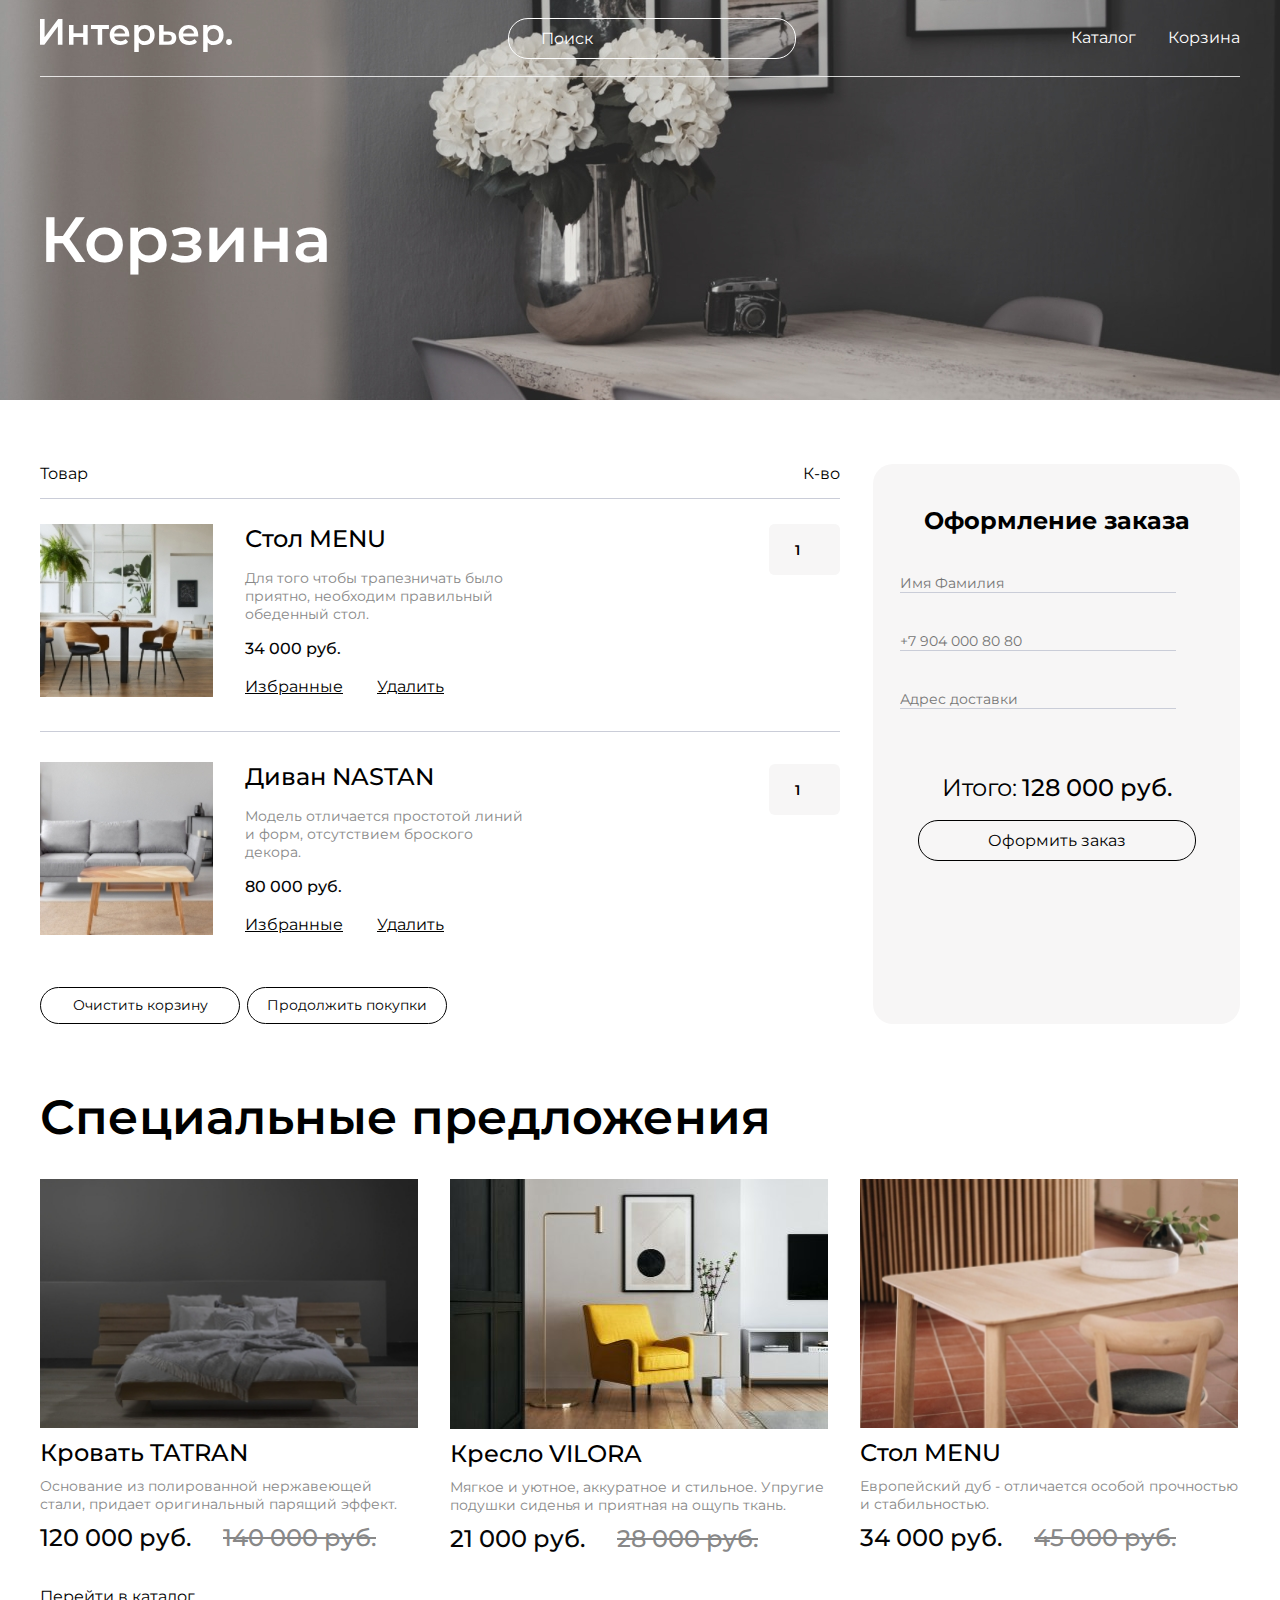
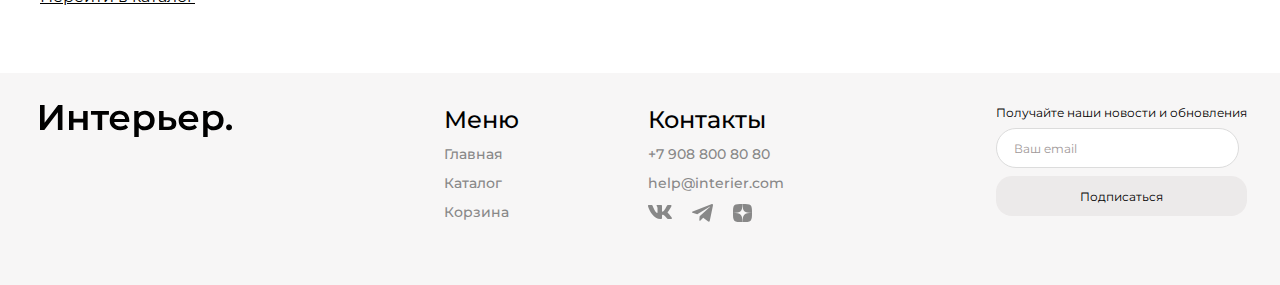
<file: corz.html>
<!DOCTYPE html>
<html lang="en">

<head>
    <meta charset="UTF-8">
    <meta name="viewport" content="width=device-width, initial-scale=1.0">
    <title>Korzina</title>
    <link rel="preconnect" href="https://fonts.googleapis.com">
    <link rel="preconnect" href="https://fonts.gstatic.com" crossorigin>
    <link href="https://fonts.googleapis.com/css2?family=Montserrat:ital,wght@0,100..900;1,100..900&display=swap"
        rel="stylesheet">
    <link rel="stylesheet" href="style.css">
</head>

<body>
    <div class="topcorz center">
        <header class="header">
            <a href="index.html"><img class="logo-index" src="img/Logo1.svg" alt="Логотип"></a>
            <input class="header__input" type="text" placeholder="Поиск">
            <nav class="nav">
                <a class="header__link" href="catalog.html" title="Перейти в каталог">Каталог</a>
                <a class="header__link" href="corz.html" title="Перейти в корзину">Корзина</a>
            </nav>
            <div class="menu-phone">
                <a href="index.html"><svg width="15.366211" height="15.360107" viewBox="0 0 15.3662 15.3601" fill="none"
                        xmlns="http://www.w3.org/2000/svg" xmlns:xlink="http://www.w3.org/1999/xlink">
                        <desc>
                            Created with Pixso.
                        </desc>
                        <defs />
                        <path 
                            d="M11.53 10.41C12.52 9.14 12.99 7.54 12.84 5.93C12.68 4.33 11.93 2.84 10.72 1.78C9.51 0.71 7.94 0.15 6.33 0.2C4.72 0.25 3.19 0.91 2.05 2.05C0.91 3.19 0.25 4.72 0.2 6.33C0.15 7.94 0.71 9.51 1.78 10.72C2.85 11.93 4.33 12.68 5.94 12.83C7.54 12.99 9.14 12.52 10.42 11.53L10.45 11.56L13.81 14.92C13.88 15 13.97 15.05 14.07 15.09C14.16 15.13 14.27 15.16 14.37 15.16C14.47 15.16 14.58 15.13 14.67 15.09C14.77 15.05 14.86 15 14.93 14.92C15 14.85 15.06 14.76 15.1 14.67C15.14 14.57 15.16 14.47 15.16 14.36C15.16 14.26 15.14 14.16 15.1 14.06C15.06 13.96 15 13.88 14.93 13.8L11.57 10.44C11.56 10.43 11.55 10.42 11.53 10.41ZM9.89 3.17C10.34 3.61 10.69 4.13 10.94 4.71C11.18 5.29 11.31 5.91 11.31 6.53C11.31 7.16 11.19 7.78 10.95 8.36C10.71 8.94 10.36 9.47 9.92 9.91C9.47 10.36 8.95 10.71 8.37 10.95C7.79 11.18 7.17 11.31 6.54 11.3C5.91 11.3 5.29 11.17 4.72 10.93C4.14 10.69 3.61 10.33 3.17 9.88C2.29 8.99 1.8 7.79 1.81 6.53C1.81 5.28 2.31 4.08 3.2 3.19C4.09 2.31 5.29 1.81 6.54 1.8C7.79 1.8 9 2.29 9.89 3.17Z"
                            fill="#FFFFFF" fill-opacity="1.000000" fill-rule="evenodd" />
                        <path
                            d="M13.04 7.14Q13.09 6.54 13.03 5.92Q12.98 5.3 12.81 4.71Q12.63 4.12 12.35 3.56Q12.07 3.01 11.69 2.53Q11.32 2.04 10.85 1.63Q10.38 1.22 9.86 0.91Q9.33 0.59 8.75 0.38Q8.16 0.17 7.55 0.07Q6.95 -0.02 6.33 0Q5.7 0.02 5.11 0.15Q4.51 0.28 3.94 0.53Q3.37 0.78 2.86 1.12Q2.35 1.47 1.91 1.91Q1.47 2.35 1.13 2.85Q0.78 3.36 0.53 3.93Q0.29 4.5 0.15 5.1Q0.02 5.7 0 6.32Q-0.02 6.95 0.07 7.55Q0.17 8.16 0.38 8.74Q0.59 9.33 0.9 9.86Q1.22 10.38 1.63 10.85Q2.04 11.32 2.53 11.69Q3.01 12.07 3.57 12.35Q4.12 12.63 4.71 12.81Q5.3 12.98 5.92 13.03Q6.54 13.09 7.15 13.03Q7.76 12.98 8.36 12.8Q8.96 12.63 9.5 12.35Q9.97 12.11 10.4 11.79L13.67 15.06Q13.74 15.13 13.82 15.19Q13.9 15.24 13.99 15.28Q14.08 15.32 14.18 15.34Q14.27 15.36 14.37 15.36Q14.47 15.36 14.56 15.34Q14.66 15.32 14.75 15.28Q14.84 15.24 14.92 15.19Q15 15.13 15.07 15.06Q15.14 14.99 15.19 14.91Q15.25 14.83 15.29 14.74Q15.32 14.65 15.34 14.56Q15.36 14.46 15.36 14.36Q15.36 14.26 15.34 14.17Q15.32 14.07 15.29 13.98Q15.25 13.89 15.19 13.81Q15.14 13.73 15.07 13.66L11.8 10.39Q12.11 9.96 12.35 9.5Q12.63 8.95 12.8 8.35Q12.98 7.75 13.04 7.14ZM11.53 10.41C12.52 9.14 12.99 7.54 12.84 5.93C12.68 4.33 11.93 2.84 10.72 1.78C9.51 0.71 7.94 0.15 6.33 0.2C4.72 0.25 3.19 0.91 2.05 2.05C0.91 3.19 0.25 4.72 0.2 6.33C0.15 7.94 0.71 9.51 1.78 10.72C2.85 11.93 4.33 12.68 5.94 12.83C7.54 12.99 9.14 12.52 10.42 11.53L10.45 11.56L13.81 14.92C13.88 15 13.97 15.05 14.07 15.09C14.16 15.13 14.27 15.16 14.37 15.16C14.47 15.16 14.58 15.13 14.67 15.09C14.77 15.05 14.86 15 14.93 14.92C15 14.85 15.06 14.76 15.1 14.67C15.14 14.57 15.16 14.47 15.16 14.36C15.16 14.26 15.14 14.16 15.1 14.06C15.06 13.96 15 13.88 14.93 13.8L11.57 10.44C11.56 10.43 11.55 10.42 11.53 10.41ZM9.89 3.17C10.34 3.61 10.69 4.13 10.94 4.71C11.18 5.29 11.31 5.91 11.31 6.53C11.31 7.16 11.19 7.78 10.95 8.36C10.71 8.94 10.36 9.47 9.92 9.91C9.47 10.36 8.95 10.71 8.37 10.95C7.79 11.18 7.17 11.31 6.54 11.3C5.91 11.3 5.29 11.17 4.72 10.93C4.14 10.69 3.61 10.33 3.17 9.88C2.29 8.99 1.8 7.79 1.81 6.53C1.81 5.28 2.31 4.08 3.2 3.19C4.09 2.31 5.29 1.81 6.54 1.8C7.79 1.8 9 2.29 9.89 3.17ZM10.33 4Q10.58 4.37 10.75 4.79Q10.93 5.21 11.02 5.64Q11.11 6.08 11.11 6.54Q11.11 6.99 11.03 7.43Q10.94 7.87 10.77 8.29Q10.59 8.71 10.35 9.08Q10.1 9.45 9.78 9.77Q9.46 10.09 9.08 10.34Q8.71 10.59 8.29 10.76Q7.87 10.93 7.43 11.02Q7 11.11 6.54 11.1Q6.09 11.1 5.65 11.01Q5.21 10.92 4.79 10.75Q4.37 10.57 4 10.32Q3.64 10.07 3.32 9.74Q3 9.42 2.76 9.05Q2.52 8.69 2.35 8.27Q2.18 7.85 2.09 7.42Q2.01 6.99 2.01 6.54Q2.01 6.08 2.1 5.65Q2.19 5.22 2.36 4.8Q2.53 4.39 2.78 4.02Q3.02 3.65 3.34 3.34Q3.66 3.02 4.03 2.77Q4.39 2.53 4.81 2.35Q5.23 2.18 5.66 2.09Q6.09 2.01 6.54 2Q6.99 2 7.42 2.09Q7.86 2.17 8.28 2.34Q8.69 2.51 9.06 2.75Q9.43 2.99 9.75 3.31Q10.07 3.63 10.33 4Z"
                            fill="#FFFFFF" fill-opacity="1.000000" fill-rule="evenodd" />
                    </svg>
                </a>
                <a href="catalog.html"><svg width="19.199463" height="19.199951" viewBox="0 0 19.1995 19.2" fill="none"
                        xmlns="http://www.w3.org/2000/svg" xmlns:xlink="http://www.w3.org/1999/xlink">
                        <desc>
                            Created with Pixso.
                        </desc>
                        <defs />
                        <rect width="4.571429" height="4.571429" fill="#FFFFFF"
                            fill-opacity="1.000000" />
                        <rect y="7.314209" width="4.571429" height="4.571429" fill="#FFFFFF"
                            fill-opacity="1.000000" />
                        <rect y="14.628540" width="4.571429" height="4.571428" fill="#FFFFFF"
                            fill-opacity="1.000000" />
                        <rect x="7.313477" y="7.314209" width="4.571429" height="4.571429"
                            fill="#FFFFFF" fill-opacity="1.000000" />
                        <rect x="7.313477" y="14.628540" width="4.571429" height="4.571428"
                            fill="#FFFFFF" fill-opacity="1.000000" />
                        <rect x="7.313477" width="4.571429" height="4.571429" fill="#FFFFFF"
                            fill-opacity="1.000000" />
                        <rect x="14.627930" y="7.314209" width="4.571428" height="4.571429"
                            fill="#FFFFFF" fill-opacity="1.000000" />
                        <rect x="14.627930" y="14.628540" width="4.571428" height="4.571428"
                            fill="#FFFFFF" fill-opacity="1.000000" />
                        <rect x="14.627930" width="4.571428" height="4.571429" fill="#FFFFFF"
                            fill-opacity="1.000000" />
                    </svg>
                </a>
                <a href="corz.html"><svg width="18.717285" height="16.666626" viewBox="0 0 18.7173 16.6666" fill="none"
                        xmlns="http://www.w3.org/2000/svg" xmlns:xlink="http://www.w3.org/1999/xlink">
                        <desc>
                            Created with Pixso.
                        </desc>
                        <defs />
                        <path
                            d="M11.45 16.66C12.01 16.66 12.54 16.44 12.93 16.05C13.32 15.66 13.54 15.13 13.54 14.58C13.54 14.03 13.32 13.5 12.93 13.11C12.54 12.71 12.01 12.5 11.45 12.5C10.9 12.5 10.37 12.71 9.98 13.11C9.59 13.5 9.37 14.03 9.37 14.58C9.37 15.13 9.59 15.66 9.98 16.05C10.37 16.44 10.9 16.66 11.45 16.66ZM4.16 16.66C4.71 16.66 5.24 16.44 5.63 16.05C6.03 15.66 6.24 15.13 6.24 14.58C6.24 14.03 6.03 13.5 5.63 13.11C5.24 12.71 4.71 12.5 4.16 12.5C3.61 12.5 3.08 12.71 2.69 13.11C2.3 13.5 2.08 14.03 2.08 14.58C2.08 15.13 2.3 15.66 2.69 16.05C3.08 16.44 3.61 16.66 4.16 16.66ZM17.74 2C18 1.99 18.25 1.88 18.43 1.69C18.61 1.51 18.71 1.26 18.71 1C18.71 0.74 18.61 0.49 18.43 0.3C18.25 0.11 18 0 17.74 0L16.54 0C15.6 0 14.79 0.65 14.59 1.56L13.28 7.44C13.08 8.36 12.27 9.01 11.33 9.01L3.5 9.01L2 3L11.73 3C11.99 2.99 12.23 2.88 12.41 2.69C12.59 2.5 12.69 2.26 12.69 2C12.69 1.74 12.59 1.49 12.41 1.31C12.23 1.12 11.99 1.01 11.73 1L2 1C1.69 1 1.39 1.07 1.12 1.2C0.85 1.33 0.61 1.53 0.42 1.77C0.23 2.01 0.1 2.29 0.04 2.58C-0.02 2.88 -0.02 3.19 0.06 3.49L1.56 9.5C1.67 9.93 1.92 10.31 2.27 10.59C2.62 10.86 3.05 11.01 3.5 11.01L11.33 11.01C12.24 11.01 13.12 10.7 13.83 10.13C14.54 9.56 15.04 8.77 15.24 7.88L16.54 2L17.74 2Z"
                            fill="#FFFFFF" fill-opacity="1.000000" fill-rule="nonzero" />
                    </svg>
                </a>
            </div>
        </header>
        <section class="zagcat">
            <h1>Корзина</h1>
        </section>
    </div>

    <div class="corz center">
        <div class="corz__tovar">Товар</div>
        <div class="corz__col">К-во</div>
        <div class="corz__product-1">
            <div class="corz__img-1">
                <img src="img/corz1.jpeg" alt="Стол">
            </div>
            <div class="corz__item-1">
                <h3>Стол MENU</h3>
                <p class="product__text">Для того чтобы трапезничать было приятно, необходим правильный обеденный стол.
                </p>
                <p class="product__price-corz">34 000 руб.</p>
                <div>
                    <a class="corz__link" href="#">Избранные</a>
                    <a class="corz__link" href="#">Удалить</a>
                </div>
            </div>
            <div class="corz__input-1">
                <input class="corz__input" type="number" value="1" min="1">
            </div>
        </div>
        <div class="corz__product-2">
            <div class="corz__img-2">
                <img src="img/corz2.jpeg" alt="Диван">
            </div>
            <div class="corz__item-2">
                <h3>Диван NASTAN</h3>
                <p class="product__text">Модель отличается простотой линий и форм, отсутствием броского декора.</p>
                <p class="product__price-corz">80 000 руб.</p>
                <div>
                    <a class="corz__link" href="#">Избранные</a>
                    <a class="corz__link" href="#">Удалить</a>
                </div>
            </div>
            <div class="corz__input-2">
                <input class="corz__input" type="number" value="1" min="1">
            </div>
        </div>

        <form class="form" action="#">
            <h3 class="form__top">Оформление заказа</h3>
            <input class="form__input" type="text" placeholder="Имя Фамилия">
            <input class="form__input" type="tel" placeholder="+7 904 000 80 80">
            <input class="form__input" type="text" placeholder="Адрес доставки">
            <div class="form__price">
                <p class="form__itog">Итого: </p>
                <p class="form__itog form__itog--price"> 128 000 руб.</p>
            </div>
            <button class="form__btn">Оформить заказ</button>
        </form>
        <div class="corz__btn">
            <button class="corz__btn-1">Очистить корзину</button>
            <button class="corz__btn-2">Продолжить покупки</button>
        </div>

    </div>

    <section class="product-box center">
        <h2>Специальные предложения</h2>
        <div class="product-content">
            <article class="product">
                <img class="product__img" src="img/Krovatt.jpeg" alt="Кровать">
                <h3>Кровать TATRAN</h3>
                <p class="product__text">Основание из полированной нержавеющей стали, придает оригинальный парящий
                    эффект.
                </p>
                <div class="product__price">
                    <p class="product__price-item">120 000 руб.</p>
                    <p class="product__price-item product__price-item--old">140 000 руб.</p>
                </div>
            </article>
            <article class="product">
                <img class="product__img" src="img/KresloV.jpeg" alt="Кресло">
                <h3>Кресло VILORA</h3>
                <p class="product__text">Мягкое и уютное, аккуратное и стильное. Упругие подушки сиденья и приятная
                    на ощупь
                    ткань.
                </p>
                <div class="product__price">
                    <p class="product__price-item">21 000 руб.</p>
                    <p class="product__price-item product__price-item--old">28 000 руб.</p>
                </div>
            </article>
            <article class="product">
                <img class="product__img" src="img/StolMENU.jpeg" alt="Стол">
                <h3>Стол MENU</h3>
                <p class="product__text">Европейский дуб - отличается особой прочностью и стабильностью.
                </p>
                <div class="product__price">
                    <p class="product__price-item">34 000 руб.</p>
                    <p class="product__price-item product__price-item--old">45 000 руб.</p>
                </div>
            </article>
        </div>
    </section>

    <div class="link center">
        <a class="link__catalog" href="catalog.html">Перейти в каталог</a>
    </div>
    <footer class="footer center">
        <section class="footer__logo">
            <img src="img/Logo.svg" alt="Логотип">
        </section>
        <section class="footer__info">
            <nav class="footer__item">
                <h4>Меню</h4>
                <a class="footer__link" href="index.html" title="Перейти на главную">Главная</a>
                <a class="footer__link" href="catalog.html" title="Перейти в каталог">Каталог</a>
                <a class="footer__link" href="corz.html" title="Перейти в корзину">Корзина</a>
            </nav>
            <div class="footer__item">
                <h4>Контакты</h4>
                <a class="footer__link" href="tel:+79088008080">+7 908 800 80 80</a>
                <a class="footer__link" href="mailto:help@interier.com">help@interier.com</a>
                <nav class="footer__icons">
                    <a href="#"><svg width="24.000504" height="14.000000" viewBox="0 0 24.0005 14" fill="none"
                            xmlns="http://www.w3.org/2000/svg" xmlns:xlink="http://www.w3.org/1999/xlink">
                            <desc>
                                Created with Pixso.
                            </desc>
                            <defs />
                            <path class="icon" 
                                d="M23.45 0.94C23.61 0.4 23.45 0 22.65 0L20.03 0C19.36 0 19.05 0.34 18.88 0.72C18.88 0.72 17.55 3.92 15.66 6C15.04 6.6 14.77 6.79 14.43 6.79C14.27 6.79 14.01 6.6 14.01 6.05L14.01 0.94C14.01 0.29 13.83 0 13.27 0L9.15 0C8.73 0 8.48 0.3 8.48 0.59C8.48 1.21 9.42 1.35 9.52 3.1L9.52 6.9C9.52 7.73 9.37 7.88 9.03 7.88C8.14 7.88 5.98 4.67 4.69 1C4.44 0.28 4.19 0 3.52 0L0.9 0C0.15 0 0 0.34 0 0.72C0 1.41 0.88 4.8 4.14 9.28C6.31 12.34 9.37 14 12.15 14C13.82 14 14.02 13.63 14.02 12.99L14.02 10.68C14.02 9.94 14.18 9.8 14.71 9.8C15.1 9.8 15.77 9.99 17.33 11.46C19.11 13.21 19.4 14 20.4 14L23.03 14C23.78 14 24.15 13.63 23.94 12.9C23.7 12.18 22.85 11.12 21.72 9.88C21.11 9.17 20.19 8.4 19.91 8.02C19.52 7.53 19.63 7.31 19.91 6.87C19.91 6.87 23.11 2.45 23.44 0.94L23.45 0.94Z"
                                fill="#888888" fill-opacity="1.000000" fill-rule="evenodd" />
                        </svg>
                    </a>
                    <a href="#"><svg width="21.000000" height="17.675659" viewBox="0 0 21 17.6757" fill="none"
                            xmlns="http://www.w3.org/2000/svg" xmlns:xlink="http://www.w3.org/1999/xlink">
                            <desc>
                                Created with Pixso.
                            </desc>
                            <defs />
                            <path class="icon"
                                d="M19.29 0.2L0.69 7.41C-0.06 7.74 -0.32 8.42 0.5 8.78L5.28 10.31L16.82 3.14C17.45 2.69 18.09 2.81 17.54 3.3L7.63 12.32L7.31 16.14C7.6 16.73 8.13 16.73 8.47 16.44L11.21 13.83L15.91 17.37C17 18.02 17.59 17.6 17.83 16.41L20.91 1.74C21.23 0.28 20.68 -0.37 19.29 0.2Z"
                                fill="#888888" fill-opacity="1.000000" fill-rule="nonzero" />
                        </svg>
                    </a>
                    <a href="#"><svg width="19.000000" height="18.000000" viewBox="0 0 19 18" fill="none"
                            xmlns="http://www.w3.org/2000/svg" xmlns:xlink="http://www.w3.org/1999/xlink">
                            <desc>
                                Created with Pixso.
                            </desc>
                            <defs />
                            <path class="icon"
                                d="M11.33 10.73C9.83 12.19 9.73 14.01 9.6 18C13.52 18 16.23 17.98 17.62 16.7C18.98 15.37 19 12.68 19 9.09C14.79 9.22 12.87 9.32 11.33 10.73ZM0 9.09C0 12.68 0.01 15.37 1.37 16.7C2.76 17.98 5.47 18 9.39 18C9.26 14.01 9.16 12.19 7.66 10.73C6.12 9.32 4.2 9.21 0 9.09ZM9.39 0C5.48 0 2.76 0.01 1.37 1.29C0.01 2.62 0 5.31 0 8.9C4.2 8.77 6.12 8.67 7.66 7.26C9.16 5.8 9.26 3.98 9.39 0ZM11.33 7.26C9.83 5.8 9.73 3.98 9.6 0C13.52 0 16.23 0.01 17.62 1.29C18.98 2.62 19 5.31 19 8.9C14.79 8.77 12.87 8.67 11.33 7.26Z"
                                fill="#888888" fill-opacity="1.000000" fill-rule="nonzero" />
                        </svg>
                    </a>
                </nav>
            </div>
        </section>
        <form action="#" class="footer__form">
            <p class="podpiska">Получайте наши новости и обновления</p>
            <input class="footer__input" type="email" placeholder="Ваш email">
            <button>Подписаться</button>
        </form>
    </footer>
</body>



</html>
</file>
<file: style.css>
@charset "UTF-8";
* {
  margin: 0;
  padding: 0;
  font-family: "Montserrat", serif;
  font-optical-sizing: auto;
  font-style: normal;
}

.top {
  height: 735px;
  color: #FFFFFF;
  background-image: url(img/fon.jpeg);
  background-repeat: no-repeat;
  background-position: center;
  background-size: cover;
}

.topcorz {
  height: 400px;
  color: #FFFFFF;
  background-image: url(img/foncorz.jpeg);
  background-repeat: no-repeat;
  background-position: center;
  background-size: cover;
}

.center {
  padding-left: calc(50% - 600px);
  padding-right: calc(50% - 600px);
}

.header {
  height: 76px;
  font-size: 16px;
  line-height: 20px;
  color: #FFFFFF;
  display: flex;
  justify-content: space-between;
  align-items: center;
  border-bottom: 0.5px solid rgba(255, 255, 255, 0.8);
}

.header__input {
  font: inherit;
  height: 41px;
  width: 288px;
  border: 1px solid #FFFFFF;
  box-sizing: border-box;
  border-radius: 20px;
  font-size: 16px;
  line-height: 20px;
  background: transparent;
  outline: none;
  padding-left: 32px;
  padding-right: 32px;
}

.header__input::-moz-placeholder {
  color: #FFFFFF;
}

.header__input::placeholder {
  color: #FFFFFF;
}

.nav {
  display: flex;
  gap: 32px;
}

.header__link {
  text-decoration: none;
  font-size: 16px;
  line-height: 24px;
  color: white;
  font-weight: 400;
}

.header__link:hover {
  text-decoration: underline;
}

.header-catalog {
  font-size: 16px;
  line-height: 24px;
  color: white;
  font-weight: 400;
  text-decoration: underline;
}

.slogan {
  margin-bottom: 16px;
  font-size: 24px;
  line-height: 32px;
}

h1 {
  margin-top: 64px;
  margin-bottom: 16px;
  font-weight: 600;
  font-size: 64px;
  line-height: 70px;
}

h2 {
  margin-top: 64px;
  margin-bottom: 32px;
  font-weight: 600;
  font-size: 48px;
  line-height: 59px;
  color: #000000;
}

h3 {
  font-weight: 500;
  font-size: 24px;
  line-height: 29px;
  color: #000000;
}

h4 {
  font-weight: 500;
  font-size: 24px;
  color: #000000;
}

.for {
  display: grid;
  gap: 32px;
  grid-template-columns: repeat(12, 1fr);
}

.for__item {
  height: 415px;
  color: rgb(255, 255, 255);
  font-size: 34px;
  font-weight: 600;
  line-height: 41px;
  text-align: center;
  display: flex;
  align-items: center;
  justify-content: center;
}

.for__item_1 {
  background-image: url(img/for-1.jpeg);
  grid-column: span 6;
}

.for__item_2 {
  background-image: url(img/for-2.jpeg);
  grid-column: span 6;
}

.for__item_3 {
  background-image: url(img/for-3.jpeg);
  grid-column: span 4;
}

.for__item_4 {
  background-image: url(img/for-4.jpeg);
  grid-column: span 4;
}

.for__item_5 {
  background-image: url(img/for-5.jpeg);
  grid-column: span 4;
}

.product {
  display: flex;
  gap: 10px;
  flex-direction: column;
  width: 378px;
}

.product__img {
  width: 100%;
}

.product-content {
  display: flex;
  -moz-column-gap: 32px;
       column-gap: 32px;
  row-gap: 32px;
  flex-wrap: wrap;
}

.product__text {
  font-size: 14px;
  color: #888888;
}

.product__price {
  display: flex;
  gap: 32px;
  align-items: center;
}

.product__price-item {
  font-weight: 500;
  font-size: 24px;
  color: #050505;
  line-height: 29px;
}

.product__price-item--old {
  font-weight: 500;
  font-size: 24px;
  line-height: 29px;
  text-decoration-line: line-through;
  color: #888888;
}

.link {
  padding-top: 32px;
}

.link__catalog {
  line-height: 24px;
  color: #000000;
}
.link__catalog:hover {
  color: #888888;
  text-decoration: none;
}

.footer {
  background: rgb(247, 246, 246);
  margin-top: 64px;
  display: flex;
  gap: 212px;
  padding-top: 32px;
  padding-bottom: 59px;
}

.footer__info {
  display: flex;
  gap: 129px;
}

.footer__item {
  display: flex;
  gap: 12px;
  flex-direction: column;
}

.footer__link {
  color: gray;
  font-weight: 500;
  font-size: 14px;
  line-height: 17px;
  color: #888888;
  text-decoration: none;
}

.footer__link:hover {
  text-decoration: underline;
}

.footer__icons {
  display: flex;
  gap: 20px;
}

.icon:hover {
  fill: #000000;
}

.footer__form {
  display: flex;
  gap: 8px;
  flex-direction: column;
}

.podpiska {
  font-size: 12px;
  font-weight: 400;
  line-height: 15px;
  letter-spacing: 0%;
  text-align: left;
  width: 251px;
}

.footer__input {
  width: 243px;
  height: 40px;
  border: 1px solid gainsboro;
  border-radius: 20px;
  font-size: 12px;
  padding-left: 17px;
  padding-right: 17px;
  box-sizing: border-box;
  background: #FFFFFF;
  font-family: Montserrat;
}

.footer__input::-moz-placeholder {
  color: #9f9999;
}

.footer__input::placeholder {
  color: #9f9999;
}

button {
  border-radius: 16px;
  border: none;
  background: rgba(222, 215, 215, 0.41);
  font-size: 12px;
  line-height: 15px;
  height: 40px;
}

button:hover {
  background: #000000;
  color: #FFFFFF;
}

.topcat {
  height: 400px;
  color: #FFFFFF;
  background-image: url(img/foncat.jpeg);
  background-repeat: no-repeat;
  background-position: center;
  background-size: cover;
}

.zagcat {
  padding-top: 63px;
  padding-bottom: 110px;
}

.product-catalog {
  display: grid;
  grid-template-columns: repeat(12, 1fr);
  gap: 32px;
}

.product-item {
  display: flex;
  gap: 10px;
  flex-direction: column;
  width: auto;
  grid-column: span 4;
  padding-top: 38px;
}

.select-1 {
  box-sizing: border-box;
  border: 1px solid rgb(196, 196, 196);
  border-radius: 20px;
  font-size: 16px;
  width: 182px;
  height: 40px;
  padding-left: 23px;
  background-image: url(img/Polygon-1.svg);
  background-position: right;
  background-repeat: no-repeat;
  background-position-x: 90%;
}

.select-2 {
  box-sizing: border-box;
  border: 1px solid rgb(196, 196, 196);
  border-radius: 20px;
  font-size: 16px;
  width: 227px;
  height: 40px;
  padding-left: 23px;
  -webkit-appearance: none;
  -moz-appearance: none;
  appearance: none;
  background-image: url(img/Polygon-1.svg);
  background-position: right;
  background-repeat: no-repeat;
  background-position-x: 90%;
}

.option {
  font-size: 16px;
  font-weight: 500;
  line-height: 20px;
  text-align: left;
}

.left {
  display: flex;
  gap: 10px;
  align-items: center;
}

.menu-catalog {
  display: flex;
  justify-content: space-between;
  padding-top: 64px;
}

.footer__link_cat {
  color: #000000;
  font-size: 16px;
  font-weight: 400;
  line-height: 32px;
}

.menu-phone {
  display: none;
}

* {
  font-family: "Montserrat", serif;
}

.btn, .form__btn, .corz__btn-2, .corz__btn-1 {
  border: 1px solid rgb(0, 0, 0);
  text-align: center;
  background: transparent;
  box-sizing: border-box;
  font-weight: 400;
}

.body-head, .corz__col, .corz__tovar {
  font-size: 16px;
  font-weight: 400;
  line-height: 20px;
  letter-spacing: 0px;
  text-align: left;
  height: 20px;
  padding-bottom: 14px;
}

.corz {
  display: grid;
  grid-template-columns: repeat(12, 1fr);
  margin-top: 64px;
}
.corz__tovar {
  grid-row: span 1;
  grid-column: span 1;
}
.corz__col {
  grid-column: 8/9;
  grid-row: 1/2;
  display: flex;
  justify-content: flex-end;
}
.corz__btn {
  grid-row: 4/5;
  grid-column: 1/6;
  display: flex;
}
.corz__btn-1 {
  font-size: 14px;
  line-height: 17px;
  margin-right: 7px;
  border-radius: 50px;
  height: 37px;
  width: 200px;
}
.corz__btn-1:hover {
  background: #000000;
  color: #FFFFFF;
}
.corz__btn-2 {
  font-size: 14px;
  line-height: 17px;
  border-radius: 50px;
  height: 37px;
  width: 200px;
}
.corz__btn-2:hover {
  background: #000000;
  color: #FFFFFF;
}
.corz__item-1 {
  grid-row: 2/3;
  grid-column: 3/6;
  display: flex;
  gap: 16px;
  flex-direction: column;
  margin-bottom: 32px;
  width: 278px;
}
.corz__item-2 {
  grid-row: 3/4;
  grid-column: 3/6;
  display: flex;
  gap: 16px;
  flex-direction: column;
  padding-top: 30px;
  width: 278px;
}
.corz__product-1 {
  border-top: 0.5px solid rgb(202, 205, 216);
  grid-column: 1/9;
  grid-row: 2/3;
  display: flex;
  gap: 32px;
  padding-top: 25px;
}
.corz__product-2 {
  border-top: 0.5px solid rgb(202, 205, 216);
  padding-bottom: 50px;
  grid-row: 3/4;
  grid-column: 1/9;
  display: flex;
  gap: 32px;
}
.corz__content-1 {
  display: flex;
  gap: 235px;
}
.corz__link {
  line-height: 24px;
  color: #000000;
  padding-right: 30px;
}
.corz__link:hover {
  color: #888;
  text-decoration: none;
}
.corz__input {
  width: 71px;
  height: 51px;
  background-color: rgb(247, 246, 246);
  text-align: center;
  font-size: 14px;
  font-weight: 600;
  border: none;
  border-radius: 6px;
}
.corz__input-1 {
  width: 71px;
  height: 51px;
  background-color: rgb(247, 246, 246);
  text-align: center;
  font-size: 14px;
  font-weight: 600;
  border: none;
  border-radius: 6px;
  grid-column: 8/9;
  grid-row: 2/3;
  margin-left: auto;
}
.corz__input-2 {
  grid-column: 8/9;
  grid-row: 3/4;
  margin-left: auto;
  margin-top: 32px;
}
.corz__img-1 {
  grid-column: 1/3;
  grid-row: 2/3;
  align-items: center;
  align-content: center;
  height: 173px;
  width: 173px;
  margin-bottom: 32px;
}
.corz__img-2 {
  grid-column: 1/3;
  grid-row: 3/4;
  height: 173px;
  width: 173px;
  padding-top: 30px;
}

.form {
  grid-row: 1/5;
  grid-column: 9/13;
  display: flex;
  flex-direction: column;
  margin-left: 33px;
  border-radius: 20px;
  background: rgb(247, 246, 246);
  padding-top: 42px;
}
.form__btn {
  font-size: 16px;
  line-height: 20px;
  margin-left: 45px;
  margin-right: 44px;
  border-radius: 20px;
  height: 41px;
}
.form__top {
  font-size: 24px;
  font-weight: 700;
  line-height: 29px;
  letter-spacing: 0px;
  text-align: center;
}
.form__input {
  font-size: 14px;
  font-weight: 400;
  line-height: 17px;
  letter-spacing: 0px;
  border: none;
  border-bottom: 1px solid rgb(202, 205, 216);
  background-color: rgb(247, 246, 246);
  margin-left: 27px;
  margin-right: 64px;
  margin-top: 40px;
  outline: none;
}
.form__price {
  display: inline-flex;
  padding-top: 64px;
  padding-bottom: 18px;
  justify-content: center;
  gap: 5px;
}
.form__itog {
  font-size: 24px;
  font-weight: 400;
  line-height: 29px;
  letter-spacing: 0px;
}
.form__itog--price {
  font-weight: 500;
}

.product__price-corz {
  font-weight: 500;
  font-size: 16px;
  color: #050505;
  line-height: 20px;
}

* {
  font-family: "Montserrat", serif;
}

.form-filter {
  position: absolute;
  right: 0;
  top: calc(100% + 14px);
  display: flex;
  flex-direction: row;
  align-items: start;
  gap: 65px;
  background-color: #fff;
  box-shadow: 0px 4px 67px -12px rgba(0, 0, 0, 0.32);
  padding: 40px 48px;
}

.form-form {
  display: flex;
  gap: 65px;
}

.left-left {
  position: relative;
}

fieldset {
  border: none;
}

.filter-left {
  display: flex;
  flex-direction: column;
  gap: 32px;
}

.filter-right {
  display: flex;
  flex-direction: column;
  gap: 98px;
}

legend {
  font-size: 16px;
  font-weight: 500;
  margin-bottom: 16px;
}

.time-div {
  display: flex;
  flex-direction: column;
  gap: 14px;
}

.time-item {
  display: flex;
  align-items: center;
  gap: 10px;
}
.time-item__input {
  display: none;
}
.time-item__input:checked + .time-item__label::before {
  background-image: url(img/Vector-1.svg);
  background-repeat: no-repeat;
  background-position: center;
}
.time-item__label {
  font-family: Montserrat;
  font-size: 14px;
  font-weight: 400;
  line-height: 17px;
  display: flex;
  align-items: center;
  cursor: pointer;
  position: relative;
  padding-left: 30px;
}
.time-item__label::before {
  content: "";
  width: 14px;
  height: 14px;
  border: 1px solid #888888;
  border-radius: 50%;
  position: absolute;
  left: 0;
  background-color: #fff;
}

.range-div {
  display: flex;
  flex-direction: column;
  gap: 14px;
}

.filter-range {
  font-family: sans-serif;
  font-size: 14px;
  position: relative;
  height: 20px;
  width: 210px;
  display: inline-block;
}
.filter-range input {
  position: absolute;
}
.filter-range__input {
  width: 190px;
  height: 10px;
  overflow: hidden;
  outline: none;
}
.filter-range__input, .filter-range__input::-webkit-slider-runnable-track, .filter-range__input::-webkit-slider-thumb {
  -webkit-appearance: none;
  background: none;
}
.filter-range__input::-webkit-slider-runnable-track {
  width: 200px;
  height: 1px;
  background: #000;
}
.filter-range__input:nth-child(2)::-webkit-slider-runnable-track {
  background: none;
}
.filter-range__input::-webkit-slider-thumb {
  position: relative;
  height: 8px;
  width: 8px;
  margin-top: -4px;
  background: #000;
  border: 1px solid #000;
  border-radius: 25px;
  cursor: pointer;
  z-index: 1;
}
.filter-range__input::-webkit-slider-thumb:active {
  cursor: grabbing;
}
.filter-range__input:nth-child(1)::-webkit-slider-thumb {
  z-index: 2;
}

.color-div {
  display: flex;
  flex-wrap: wrap;
  max-width: 190px;
  gap: 14px;
}

.checkbox {
  width: 15px;
  height: 15px;
  display: flex;
  align-items: center;
  gap: 10px;
  position: relative;
}
.checkbox__input {
  display: none;
}
.checkbox__label {
  display: flex;
  align-items: center;
  cursor: pointer;
  padding-left: 30px;
  font-size: 14px;
  white-space: nowrap;
}
.checkbox__label::before {
  content: "";
  display: inline-block;
  width: 14px;
  height: 14px;
  border: 1px solid #888888;
  position: absolute;
  left: 0;
  background-color: #fff;
}
.checkbox__input:checked + .checkbox__label::after {
  content: "";
  position: absolute;
  left: 2px;
  top: 3px;
  transform: translateY(-50%);
  width: 5px;
  height: 10px;
  border: 1px solid black;
  border-width: 0 2px 2px 0;
  transform: rotate(45deg) translateY(-50%);
}
.checkbox__label--white::before {
  background-color: white;
  border-color: grey;
}
.checkbox__label--black::before {
  background-color: black;
  border-color: black;
}
.checkbox__label--grey::before {
  background-color: grey;
  border-color: grey;
}
.checkbox__label--red::before {
  background-color: red;
  border-color: red;
}
.checkbox__label--orange::before {
  background-color: orange;
  border-color: orange;
}
.checkbox__label--yellow::before {
  background-color: yellow;
  border-color: yellow;
}
.checkbox__label--green::before {
  background-color: rgb(10, 202, 10);
  border-color: rgb(10, 202, 10);
}
.checkbox__label--biruz::before {
  background-color: rgb(10, 202, 160);
  border-color: rgb(10, 202, 160);
}
.checkbox__label--lightblue::before {
  background-color: rgb(0, 149, 255);
  border-color: rgb(0, 149, 255);
}
.checkbox__label--blue::before {
  background-color: blue;
  border-color: blue;
}
.checkbox__label--darkblue::before {
  background-color: rgb(133, 43, 222);
  border-color: rgb(133, 43, 222);
}
.checkbox__label--purple::before {
  background-color: rgb(171, 19, 171);
  border-color: rgb(171, 19, 171);
}
.checkbox__label--lilac::before {
  background-color: rgb(239, 159, 234);
  border-color: rgb(239, 159, 234);
}
.checkbox__label--pink::before {
  background-color: pink;
  border-color: pink;
}
.checkbox__input:checked + .checkbox__label--black::after {
  content: "";
  position: absolute;
  left: 2px;
  top: 3px;
  transform: translateY(-50%);
  width: 5px;
  height: 10px;
  border: 1px solid white;
  border-width: 0 2px 2px 0;
  transform: rotate(45deg) translateY(-50%);
}
.checkbox__input:checked + .checkbox__label--lilac::after, .checkbox__input:checked + .checkbox__label--biruz::after, .checkbox__input:checked + .checkbox__label--lightblue::after, .checkbox__input:checked + .checkbox__label--white::after, .checkbox__input:checked + .checkbox__label--grey::after, .checkbox__input:checked + .checkbox__label--red::after, .checkbox__input:checked + .checkbox__label--orange::after, .checkbox__input:checked + .checkbox__label--yellow::after, .checkbox__input:checked + .checkbox__label--green::after, .checkbox__input:checked + .checkbox__label--blue::after, .checkbox__input:checked + .checkbox__label--darkblue::after, .checkbox__input:checked + .checkbox__label--purple::after, .checkbox__input:checked + .checkbox__label--pink::after {
  content: "";
  position: absolute;
  left: 2px;
  top: 3px;
  transform: translateY(-50%);
  width: 5px;
  height: 10px;
  border: 1px solid black;
  border-width: 0 2px 2px 0;
  transform: rotate(45deg) translateY(-50%);
}

.room-div {
  display: flex;
  flex-direction: column;
  gap: 14px;
}

.filter-btn {
  text-align: center;
  background: transparent;
  font-weight: 400;
  width: 190px;
  box-sizing: border-box;
  border: 1px solid rgb(4, 4, 4);
  border-radius: 20px;
  color: rgb(0, 0, 0);
  font-family: Montserrat;
  font-size: 16px;
  font-weight: 400;
  line-height: 20px;
}

.select-1 {
  -webkit-appearance: none;
     -moz-appearance: none;
          appearance: none;
  /*слетает после обновления*/
}

.summ {
  border: 1px solid rgb(202, 205, 216);
  border-radius: 20px;
  font-size: 16px;
  width: 182px;
  height: 40px;
  padding-left: 23px;
  align-content: center;
}

@media (min-width: 1025px) and (max-width: 1248px) {
  .center {
    padding-left: calc(50% - 500px);
    padding-right: calc(50% - 500px);
  }
  .footer {
    gap: 129px;
  }
  .footer__info {
    gap: 90px;
  }
}
@media (max-width: 1024px) {
  .center {
    padding-left: calc(50% - 393px);
    padding-right: calc(50% - 393px);
  }
  .for__item {
    height: 268px;
  }
  .product-content {
    -moz-column-gap: 29px;
         column-gap: 29px;
    row-gap: 39px;
  }
  .footer__logo {
    display: none;
  }
  .form-filter {
    position: absolute;
    right: -100px;
  }
  .header {
    gap: 65px;
  }
  .product-catalog {
    display: flex;
    flex-wrap: wrap;
    gap: 29px;
  }
  .product-item {
    max-width: 378px;
    padding-top: 2px;
  }
  .menu-catalog {
    padding-bottom: 41px;
  }
  .form-filter {
    right: -237px;
  }
  .corz {
    display: grid;
    grid-template-columns: repeat(8, 1fr);
  }
  .corz__tovar {
    grid-row: span 1;
    grid-column: span 1;
    height: 20px;
  }
  .corz__col {
    grid-column: 8/9;
    margin-left: 0;
    height: 20px;
    text-align: right;
  }
  .corz__btn-1 {
    grid-column: 1/3;
  }
  .corz__btn-2 {
    grid-row: 4/5;
    grid-column: 3/5;
  }
  .corz__product-1 {
    grid-row: 2/3;
    grid-column: 1/9;
  }
  .corz__product-2 {
    grid-row: 3/4;
    grid-column: 1/9;
  }
  .corz__img-1 {
    width: 173px;
    height: 173px;
  }
  .corz__img-2 {
    width: 173px;
    height: 173px;
  }
  .form {
    grid-row: 5/6;
    grid-column: 1/5;
  }
  .form {
    margin-top: 65px;
    margin-left: 0;
    padding-bottom: 148px;
  }
}
@media (min-width: 768px) and (max-width: 833px) {
  .center {
    padding-left: 24px;
    padding-right: 24px;
  }
  .product {
    width: 345px;
  }
  .footer {
    gap: 135px;
  }
  .footer__info {
    gap: 125px;
  }
  .header {
    gap: 55px;
  }
  .product-item {
    width: 345px;
    padding-top: 2px;
  }
  .menu-catalog {
    padding-bottom: 41px;
  }
  .corz__content-1 {
    gap: 211px;
  }
}
@media (min-width: 375px) and (max-width: 767px) {
  .center {
    padding-left: calc(50% - 175px);
    padding-right: calc(50% - 175px);
  }
  .header {
    padding-top: 32px;
  }
  .header__input {
    display: none;
  }
  .nav {
    display: none;
  }
  .logo-index {
    width: 99px;
  }
  .menu-catalog {
    display: flex;
    flex-direction: column;
    gap: 14px;
    padding-top: 32px;
    padding-bottom: 32px;
  }
  .form-form {
    display: flex;
    flex-direction: column;
  }
  details {
    position: relative;
  }
  .form-filter {
    position: absolute;
    left: 0;
    width: 190px;
    right: 0;
    gap: 0;
  }
  .filter-right {
    gap: 36px;
  }
  .menu-phone {
    display: flex;
    gap: 32px;
    align-items: center;
  }
  h1 {
    font-size: 48px;
    line-height: 59px;
    text-align: center;
  }
  .slogan {
    font-size: 16px;
    line-height: 32px;
    text-align: center;
  }
  .header-catalog {
    display: flex;
    justify-content: center;
    font-size: 14px;
  }
  h2 {
    font-size: 24px;
    line-height: 29px;
    margin-top: 32px;
    margin-bottom: 32px;
  }
  h3 {
    font-size: 18px;
    font-weight: 500;
    line-height: 22px;
  }
  .left--down {
    display: flex;
    flex-direction: column;
    align-items: flex-start;
  }
  .product-content {
    gap: 36px;
  }
  .product__img {
    width: 342px;
    height: 226px;
  }
  .product__text {
    font-size: 14px;
    font-weight: 400;
    line-height: 17px;
  }
  .product__price-item {
    font-size: 18px;
    font-weight: 500;
    line-height: 22px;
  }
  .for {
    grid-template-columns: repeat(4, 1fr);
    gap: 16px;
  }
  .for__item {
    grid-column: 1/-1;
    height: 375px;
    font-size: 28px;
    line-height: 34px;
  }
  .for__item_big {
    height: 244px;
  }
  .zagcat {
    padding: 0;
  }
  .header {
    border: none;
    padding-top: 50px;
  }
  .footer {
    margin-top: 32px;
    padding-bottom: 32px;
    flex-wrap: wrap;
    gap: 69px;
    justify-content: center;
  }
  .footer__info {
    gap: 100px;
  }
  .form {
    width: 343px;
    height: 556px;
    padding-bottom: 0;
    margin-bottom: 16px;
  }
  .corz {
    margin-top: 92px;
  }
  .corz__tovar {
    display: none;
  }
  .corz__col {
    display: none;
  }
  .corz__img-1 {
    display: none;
  }
  .corz__img-2 {
    display: none;
  }
  .corz__content-1 {
    gap: 39px;
  }
  .corz__content-2 {
    gap: 39px;
  }
  .corz__product-2 {
    padding-bottom: 48px;
  }
  .product__price-item {
    font-size: 14px;
  }
}
@media (max-width: 374px) {
  .center {
    padding-left: calc(50% - 154px);
    padding-right: calc(50% - 154px);
  }
  .product__img {
    max-width: 308px;
  }
  .header {
    padding-top: 32px;
  }
  .header__input {
    display: none;
  }
  .nav {
    display: none;
  }
  .logo-index {
    width: 99px;
  }
  .menu-catalog {
    display: flex;
    flex-direction: column;
    gap: 14px;
    padding-top: 32px;
    padding-bottom: 32px;
  }
  .form-form {
    display: flex;
    flex-direction: column;
  }
  details {
    position: relative;
  }
  .form-filter {
    position: absolute;
    left: 0;
    width: 190px;
    right: 0;
    gap: 0;
  }
  .filter-right {
    gap: 36px;
  }
  .menu-phone {
    display: flex;
    gap: 32px;
    align-items: center;
  }
  h1 {
    font-size: 48px;
    line-height: 59px;
    text-align: center;
  }
  .slogan {
    font-size: 16px;
    line-height: 32px;
    text-align: center;
  }
  .header-catalog {
    display: flex;
    justify-content: center;
    font-size: 14px;
  }
  h2 {
    font-size: 24px;
    line-height: 29px;
    margin-top: 32px;
    margin-bottom: 32px;
  }
  h3 {
    font-size: 18px;
    font-weight: 500;
    line-height: 22px;
  }
  .left--down {
    display: flex;
    flex-direction: column;
    align-items: flex-start;
  }
  .product-content {
    gap: 36px;
  }
  .product__text {
    font-size: 14px;
    font-weight: 400;
    line-height: 17px;
  }
  .product__price-item {
    font-size: 18px;
    font-weight: 500;
    line-height: 22px;
  }
  .for {
    grid-template-columns: repeat(4, 1fr);
    gap: 16px;
  }
  .for__item {
    grid-column: 1/-1;
    height: 375px;
    font-size: 28px;
    line-height: 34px;
  }
  .for__item_big {
    height: 244px;
  }
  .zagcat {
    padding: 0;
  }
  .header {
    border: none;
    padding-top: 50px;
  }
  .footer {
    margin-top: 32px;
    padding-bottom: 32px;
    flex-wrap: wrap;
    gap: 69px;
    justify-content: center;
  }
  .footer__info {
    gap: 100px;
  }
  .form {
    width: 310px;
    height: 556px;
    padding-bottom: 0;
    margin-bottom: 16px;
  }
  .corz {
    margin-top: 92px;
  }
  .corz__tovar {
    display: none;
  }
  .corz__col {
    display: none;
  }
  .corz.corz__input-1 {
    width: 51px;
    height: 41px;
  }
  .corz.corz__input-2 {
    width: 51px;
    height: 41px;
    margin-left: 0;
  }
  .corz__img-1 {
    display: none;
  }
  .corz__img-2 {
    display: none;
  }
  .corz__item-1 {
    width: 230px;
  }
  .corz__item-2 {
    width: 230px;
  }
  .corz__content-1 {
    gap: 39px;
  }
  .corz__content-2 {
    gap: 39px;
  }
  .corz__product-2 {
    padding-bottom: 48px;
    gap: 10px;
  }
  .corz__product-1 {
    gap: 10px;
  }
  .product__price-item {
    font-size: 14px;
  }
}/*# sourceMappingURL=style.css.map */
</file>
